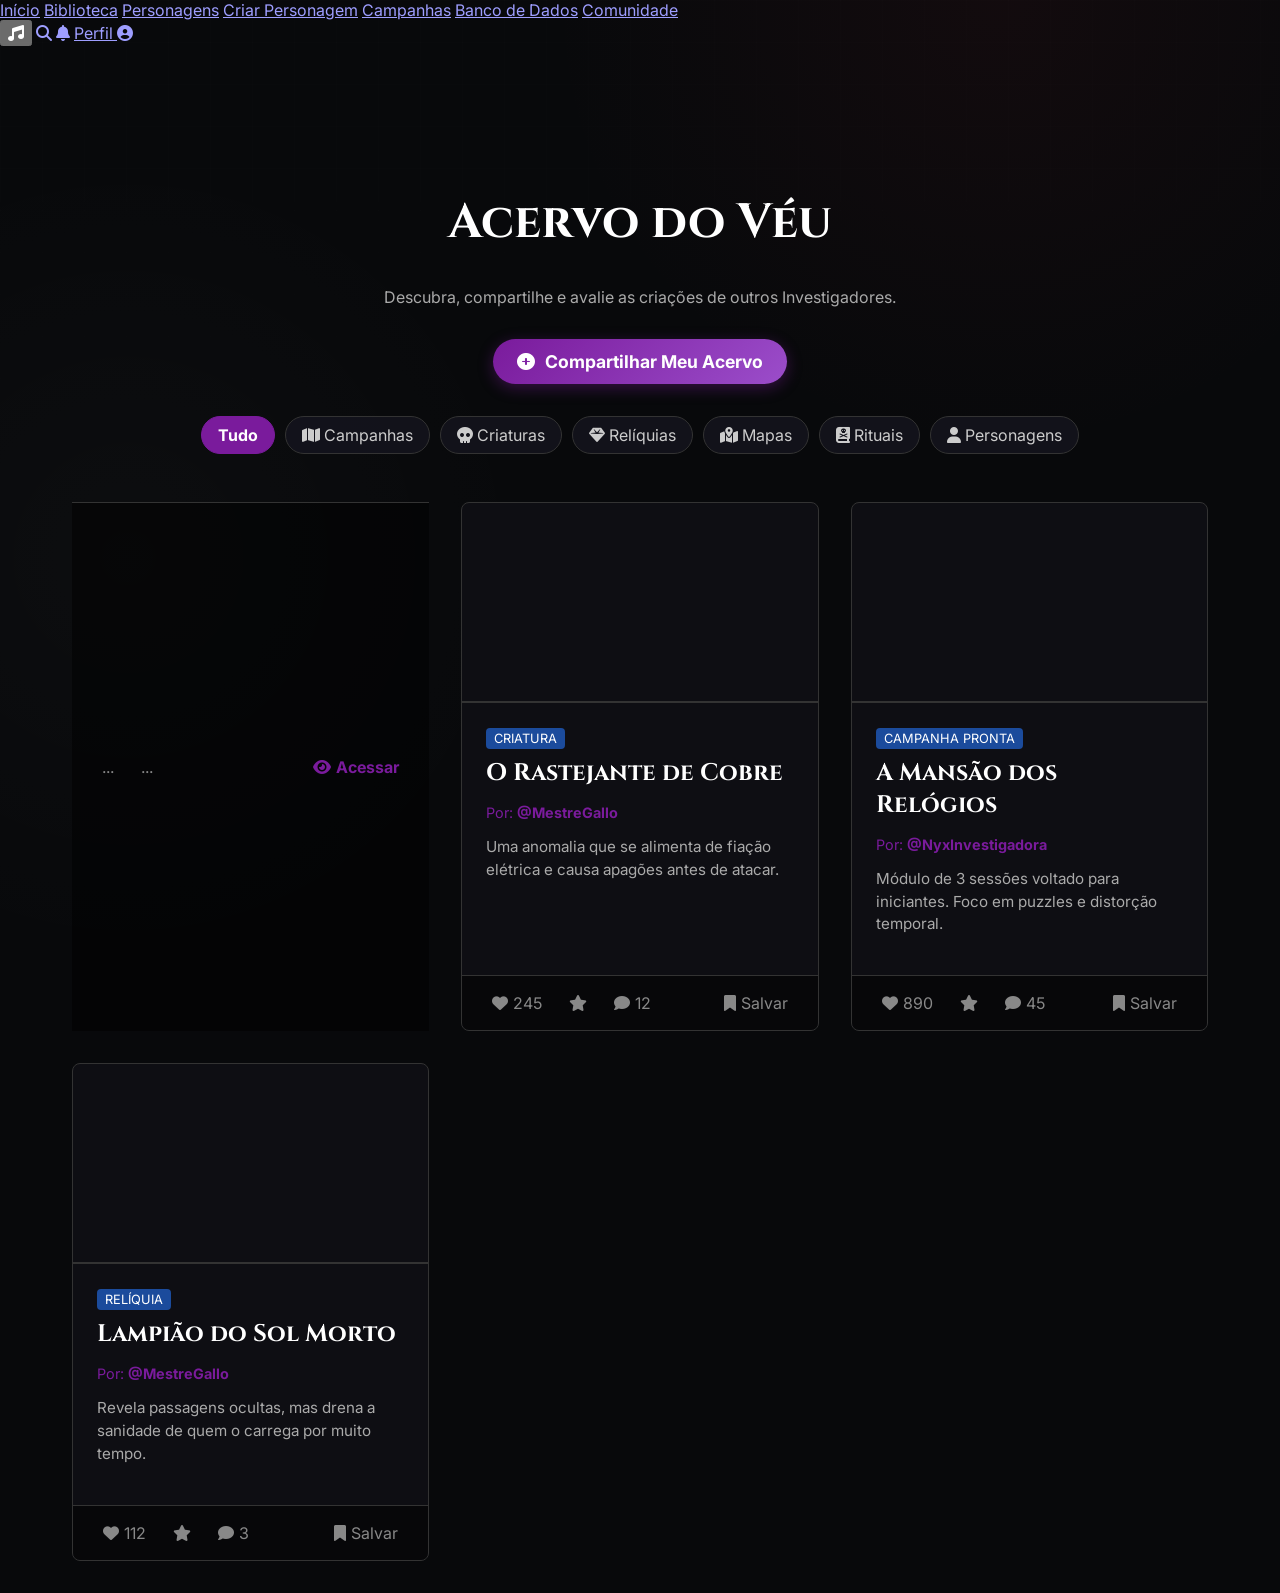
<file: Comunidade.html>
<!DOCTYPE html>
<html lang="pt-BR">
<head>
    <meta charset="UTF-8">
    <meta name="viewport" content="width=device-width, initial-scale=1.0">
    <title>Comunidade - AMESTIA</title>
    <link rel="stylesheet" href="style.css">
    <link rel="stylesheet" href="comunidade.css">
    <link href="https://fonts.googleapis.com/css2?family=Cinzel:wght@400;700;900&family=Inter:wght@300;400;600&display=swap" rel="stylesheet">
    <link rel="stylesheet" href="https://cdnjs.cloudflare.com/ajax/libs/font-awesome/6.4.0/css/all.min.css">
</head>
<body>
    <!-- MENU 100% CONECTADO -->
    <nav class="navbar">
        <div class="nav-left">
            <a href="index.html">Início</a>
            <a href="Biblioteca.html">Biblioteca</a>
            <a href="perfil.html">Personagens</a>
            <a href="Criador.html">Criar Personagem</a>
            <a href="Campanhas.html">Campanhas</a>
            <a href="BancoDeDados.html">Banco de Dados</a>
            <a href="Comunidade.html" class="active">Comunidade</a>
        </div>
        <div class="nav-right">
            <button id="audioToggle" title="Mutar/Desmutar Música"><i class="fas fa-music"></i></button>
            <a href="#"><i class="fas fa-search"></i></a>
            <a href="#"><i class="fas fa-bell"></i></a>
            <a href="perfil.html" class="profile-link">Perfil <i class="fas fa-user-circle"></i></a>
        </div>
    </nav>

    <main class="comm-container">
        <!-- Cabeçalho e Filtros -->
        <header class="comm-header">
            <h1 class="comm-title">Acervo do Véu</h1>
            <p class="comm-subtitle">Descubra, compartilhe e avalie as criações de outros Investigadores.</p>
            
            <button id="btnPublicar" class="publish-btn" onclick="iniciarPublicacao()">
        <i class="fas fa-plus-circle"></i> Compartilhar Meu Acervo
    </button>
</div>
    
            <div class="filter-bar">
                <button class="filter-btn active" onclick="filtrarFeed('tudo')">Tudo</button>
                <button class="filter-btn" onclick="filtrarFeed('campanha')"><i class="fas fa-map"></i> Campanhas</button>
                <button class="filter-btn" onclick="filtrarFeed('criatura')"><i class="fas fa-skull"></i> Criaturas</button>
                <button class="filter-btn" onclick="filtrarFeed('reliquia')"><i class="fas fa-gem"></i> Relíquias</button>
                <button class="filter-btn" onclick="filtrarFeed('mapa')"><i class="fas fa-map-marked-alt"></i> Mapas</button>
                <button class="filter-btn" onclick="filtrarFeed('ritual')"><i class="fas fa-book-dead"></i> Rituais</button>
                <button class="filter-btn" onclick="filtrarFeed('personagem')"><i class="fas fa-user"></i> Personagens</button>
            </div>
        </header>

        <!-- Feed da Comunidade -->
        <section class="feed-grid" id="feedContainer">
            
            <div class="post-actions">
    <div class="action-group">
        <button class="action-btn like-btn" onclick="toggleInteracao(this, 'like')">...</button>
        <button class="action-btn save-btn" onclick="toggleInteracao(this, 'save')">...</button>
    </div>
    
    <!-- Novo Botão para Acessar/Ver o Acervo -->
    <button class="action-btn view-btn" onclick="abrirAcervo('id_do_acervo')">
        <i class="fas fa-eye"></i> Acessar
    </button>
</div>

            <!-- Exemplo de Criação 1 -->
            <article class="post-card criatura">
                <div class="post-image" style="background-image: url('https://images.unsplash.com/photo-1509248961158-e54f6934749c?w=500');"></div>
                <div class="post-content">
                    <span class="post-tag">Criatura</span>
                    <h2 class="post-title">O Rastejante de Cobre</h2>
                    <p class="post-author" onclick="abrirPerfilCriador('MestreGallo')">Por: <strong>@MestreGallo</strong></p>
                    <p class="post-desc">Uma anomalia que se alimenta de fiação elétrica e causa apagões antes de atacar.</p>
                </div>
                <div class="post-actions">
                    <div class="action-group">
                        <button class="action-btn like-btn" onclick="toggleInteracao(this, 'like')"><i class="fas fa-heart"></i> <span>245</span></button>
                        <button class="action-btn fav-btn" onclick="toggleInteracao(this, 'fav')"><i class="fas fa-star"></i></button>
                        <button class="action-btn comment-btn"><i class="fas fa-comment"></i> 12</button>
                    </div>
                    <button class="action-btn save-btn" onclick="toggleInteracao(this, 'save')"><i class="fas fa-bookmark"></i> Salvar</button>
                </div>
            </article>

            <!-- Exemplo de Criação 2 -->
            <article class="post-card campanha">
                <div class="post-image" style="background-image: url('https://images.unsplash.com/photo-1519074069444-1ba4fff66d16?w=500');"></div>
                <div class="post-content">
                    <span class="post-tag">Campanha Pronta</span>
                    <h2 class="post-title">A Mansão dos Relógios</h2>
                    <p class="post-author" onclick="abrirPerfilCriador('NyxInvestigadora')">Por: <strong>@NyxInvestigadora</strong></p>
                    <p class="post-desc">Módulo de 3 sessões voltado para iniciantes. Foco em puzzles e distorção temporal.</p>
                </div>
                <div class="post-actions">
                    <div class="action-group">
                        <button class="action-btn like-btn" onclick="toggleInteracao(this, 'like')"><i class="fas fa-heart"></i> <span>890</span></button>
                        <button class="action-btn fav-btn" onclick="toggleInteracao(this, 'fav')"><i class="fas fa-star"></i></button>
                        <button class="action-btn comment-btn"><i class="fas fa-comment"></i> 45</button>
                    </div>
                    <button class="action-btn save-btn" onclick="toggleInteracao(this, 'save')"><i class="fas fa-bookmark"></i> Salvar</button>
                </div>
            </article>
            
            <!-- Exemplo de Criação 3 -->
            <article class="post-card reliquia">
                <div class="post-image" style="background-image: url('https://images.unsplash.com/photo-1590059530491-d28c310469b8?w=500');"></div>
                <div class="post-content">
                    <span class="post-tag">Relíquia</span>
                    <h2 class="post-title">Lampião do Sol Morto</h2>
                    <p class="post-author" onclick="abrirPerfilCriador('MestreGallo')">Por: <strong>@MestreGallo</strong></p>
                    <p class="post-desc">Revela passagens ocultas, mas drena a sanidade de quem o carrega por muito tempo.</p>
                </div>
                <div class="post-actions">
                    <div class="action-group">
                        <button class="action-btn like-btn" onclick="toggleInteracao(this, 'like')"><i class="fas fa-heart"></i> <span>112</span></button>
                        <button class="action-btn fav-btn" onclick="toggleInteracao(this, 'fav')"><i class="fas fa-star"></i></button>
                        <button class="action-btn comment-btn"><i class="fas fa-comment"></i> 3</button>
                    </div>
                    <button class="action-btn save-btn" onclick="toggleInteracao(this, 'save')"><i class="fas fa-bookmark"></i> Salvar</button>
                </div>
            </article>
        </section>

    </main>

    <!-- PAINEL (MODAL) DO PERFIL DO CRIADOR -->
    <div id="creatorProfileModal" class="modal-overlay">
        <div class="creator-card">
            <button class="close-btn" onclick="fecharPerfilCriador()"><i class="fas fa-times"></i></button>
            
            <div class="creator-header">
                <i class="fas fa-user-circle creator-avatar"></i>
                <div>
                    <h2 id="modalCreatorName">@MestreGallo</h2>
                    <button class="btn-follow" onclick="toggleFollow(this)">Seguir</button>
                </div>
            </div>

            <div class="creator-stats">
                <div class="stat-box">
                    <strong>15</strong>
                    <span>Criações</span>
                </div>
                <div class="stat-box">
                    <strong>3.2k</strong>
                    <span>Downloads</span>
                </div>
                <div class="stat-box">
                    <strong id="modalFollowerCount">840</strong>
                    <span>Seguidores</span>
                </div>
            </div>

            <div class="creator-achievements">
                <h3>Conquistas</h3>
                <div class="badges-container">
                    <div class="badge" title="Forjador Ancião: Conta com mais de 1 ano"><i class="fas fa-hammer"></i></div>
                    <div class="badge gold" title="Ouro da Comunidade: Item com mais de 1000 likes"><i class="fas fa-crown"></i></div>
                    <div class="badge purple" title="Arquiteto de Pesadelos: 5+ Campanhas publicadas"><i class="fas fa-brain"></i></div>
                </div>
            </div>
            
<!-- MODAL DE PUBLICAÇÃO -->
<div id="publishModal" class="modal-overlay">
    <div class="creator-card" style="max-width: 600px;">
        <button class="close-btn" onclick="fecharModalPublicacao()"><i class="fas fa-times"></i></button>
        <div class="creator-header" style="margin-bottom: 1rem;">
            <h2><i class="fas fa-book-open"></i> Nova Publicação</h2>
        </div>
        <form id="formPublicacao">
            <div class="form-group" style="margin-bottom: 15px;">
                <label style="color: #ccc; display: block; margin-bottom: 5px;">Título da Obra</label>
                <input type="text" id="pubTitulo" required style="width: 100%; padding: 10px; background: #111; border: 1px solid #333; color: #fff; border-radius: 4px;">
            </div>
            <div class="form-group" style="margin-bottom: 15px;">
                <label style="color: #ccc; display: block; margin-bottom: 5px;">Categoria</label>
                <select id="pubCategoria" required style="width: 100%; padding: 10px; background: #111; border: 1px solid #333; color: #fff; border-radius: 4px;">
                    <option value="campanha">Campanha</option>
                    <option value="criatura">Criatura</option>
                    <option value="reliquia">Relíquia</option>
                    <option value="mapa">Mapa</option>
                    <option value="ritual">Ritual</option>
                    <option value="personagem">Personagem</option>
                </select>
            </div>
            <div class="form-group" style="margin-bottom: 15px;">
                <label style="color: #ccc; display: block; margin-bottom: 5px;">URL da Imagem de Capa</label>
                <input type="url" id="pubImg" placeholder="https://exemplo.com/imagem.jpg" required style="width: 100%; padding: 10px; background: #111; border: 1px solid #333; color: #fff; border-radius: 4px;">
            </div>
            <div class="form-group" style="margin-bottom: 25px;">
                <label style="color: #ccc; display: block; margin-bottom: 5px;">Descrição</label>
                <textarea id="pubDesc" rows="3" required style="width: 100%; padding: 10px; background: #111; border: 1px solid #333; color: #fff; border-radius: 4px; resize: vertical;"></textarea>
            </div>
            <button type="submit" class="btn-follow" style="width: 100%; font-size: 1.1rem; padding: 12px;">Publicar no Acervo</button>
        </form>
    </div>
</div>

    <script src="comunidade.js"></script>
    <script src="comunidade.js"></script>
</body>
</html>
</file>
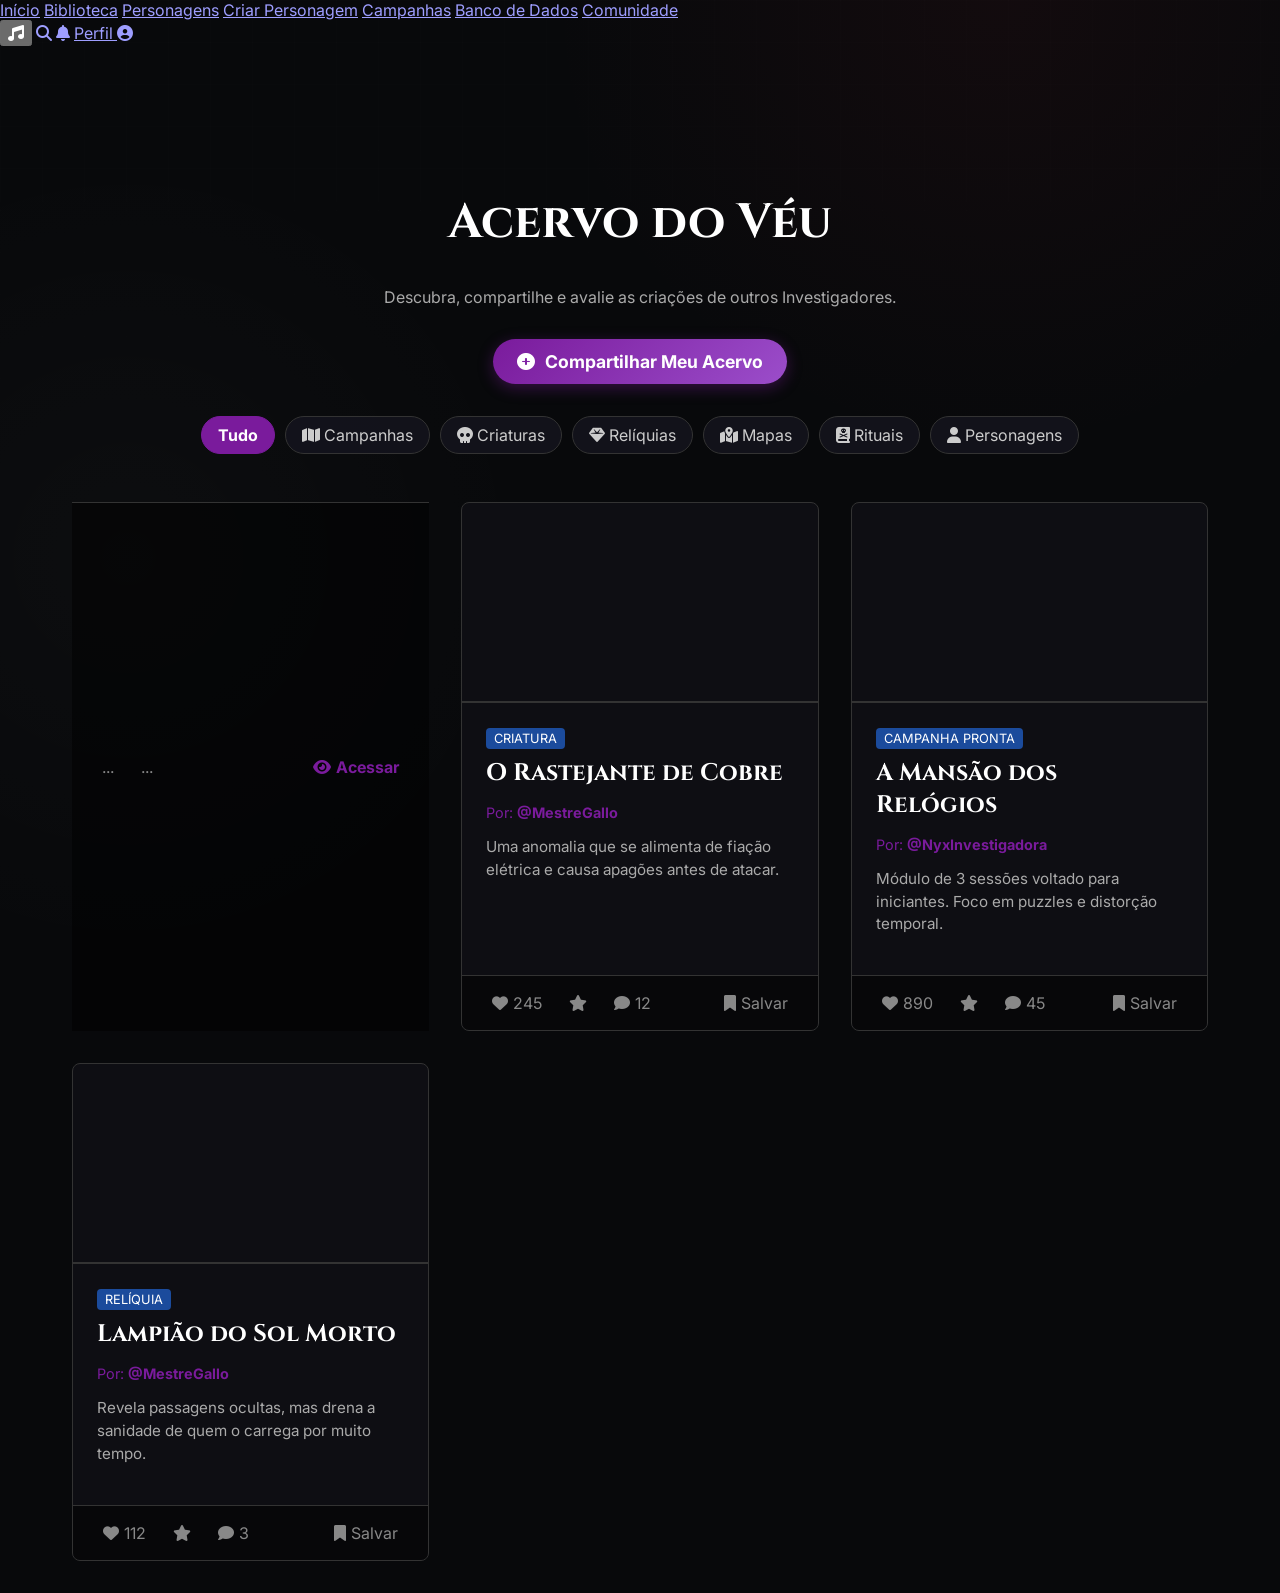
<file: comunidade.html>
<!DOCTYPE html>
<html lang="pt-BR">
<head>
    <meta charset="UTF-8">
    <meta name="viewport" content="width=device-width, initial-scale=1.0">
    <title>Comunidade - AMESTIA</title>
    <link rel="stylesheet" href="style.css">
    <link rel="stylesheet" href="comunidade.css">
    <link href="https://fonts.googleapis.com/css2?family=Cinzel:wght@400;700;900&family=Inter:wght@300;400;600&display=swap" rel="stylesheet">
    <link rel="stylesheet" href="https://cdnjs.cloudflare.com/ajax/libs/font-awesome/6.4.0/css/all.min.css">
</head>
<body>
    <!-- MENU 100% CONECTADO -->
    <nav class="navbar">
        <div class="nav-left">
            <a href="index.html" data-lang="nav_inicio">Início</a>
            <a href="biblioteca.html" data-lang="nav_biblioteca">Biblioteca</a>
            <a href="perfil.html" data-lang="nav_personagens">Personagens</a>
            <a href="criador.html" data-lang="nav_criar">Criar Personagem</a>
            <a href="campanhas.html" data-lang="nav_campanhas">Campanhas</a>
            <a href="bancodedados.html" data-lang="nav_banco">Banco de Dados</a>
            <a href="comunidade.html" data-lang="nav_comunidade">Comunidade</a>
        </div>
        
        <!-- O bloco nav-right abaixo só precisa existir nas páginas que têm a busca, sino de notificação e o toggle de música, como o seu index.html. -->
        <div class="nav-right">
            <button id="audioToggle" title="Mutar/Desmutar Música"><i class="fas fa-music"></i></button>
            <a href="#"><i class="fas fa-search"></i></a>
            <a href="#"><i class="fas fa-bell"></i></a>
            <a href="usuario.html" class="profile-link" id="nav-profile-link">Perfil <i class="fas fa-user-circle"></i></a>
        </div>
    </nav>

    <main class="comm-container">
        <!-- Cabeçalho e Filtros -->
        <header class="comm-header">
            <h1 class="comm-title">Acervo do Véu</h1>
            <p class="comm-subtitle">Descubra, compartilhe e avalie as criações de outros Investigadores.</p>
            
            <button id="btnPublicar" class="publish-btn" onclick="iniciarPublicacao()">
        <i class="fas fa-plus-circle"></i> Compartilhar Meu Acervo
    </button>
</div>
    
            <div class="filter-bar">
                <button class="filter-btn active" onclick="filtrarFeed('tudo')">Tudo</button>
                <button class="filter-btn" onclick="filtrarFeed('campanha')"><i class="fas fa-map"></i> Campanhas</button>
                <button class="filter-btn" onclick="filtrarFeed('criatura')"><i class="fas fa-skull"></i> Criaturas</button>
                <button class="filter-btn" onclick="filtrarFeed('reliquia')"><i class="fas fa-gem"></i> Relíquias</button>
                <button class="filter-btn" onclick="filtrarFeed('mapa')"><i class="fas fa-map-marked-alt"></i> Mapas</button>
                <button class="filter-btn" onclick="filtrarFeed('ritual')"><i class="fas fa-book-dead"></i> Rituais</button>
                <button class="filter-btn" onclick="filtrarFeed('personagem')"><i class="fas fa-user"></i> Personagens</button>
            </div>
        </header>

        <!-- Feed da Comunidade -->
        <section class="feed-grid" id="feedContainer">
            
            <div class="post-actions">
    <div class="action-group">
        <button class="action-btn like-btn" onclick="toggleInteracao(this, 'like')">...</button>
        <button class="action-btn save-btn" onclick="toggleInteracao(this, 'save')">...</button>
    </div>
    
    <!-- Novo Botão para Acessar/Ver o Acervo -->
    <button class="action-btn view-btn" onclick="abrirAcervo('id_do_acervo')">
        <i class="fas fa-eye"></i> Acessar
    </button>
</div>

            <!-- Exemplo de Criação 1 -->
            <article class="post-card criatura">
                <div class="post-image" style="background-image: url('https://images.unsplash.com/photo-1509248961158-e54f6934749c?w=500');"></div>
                <div class="post-content">
                    <span class="post-tag">Criatura</span>
                    <h2 class="post-title">O Rastejante de Cobre</h2>
                    <p class="post-author" onclick="abrirPerfilCriador('MestreGallo')">Por: <strong>@MestreGallo</strong></p>
                    <p class="post-desc">Uma anomalia que se alimenta de fiação elétrica e causa apagões antes de atacar.</p>
                </div>
                <div class="post-actions">
                    <div class="action-group">
                        <button class="action-btn like-btn" onclick="toggleInteracao(this, 'like')"><i class="fas fa-heart"></i> <span>245</span></button>
                        <button class="action-btn fav-btn" onclick="toggleInteracao(this, 'fav')"><i class="fas fa-star"></i></button>
                        <button class="action-btn comment-btn"><i class="fas fa-comment"></i> 12</button>
                    </div>
                    <button class="action-btn save-btn" onclick="toggleInteracao(this, 'save')"><i class="fas fa-bookmark"></i> Salvar</button>
                </div>
            </article>

            <!-- Exemplo de Criação 2 -->
            <article class="post-card campanha">
                <div class="post-image" style="background-image: url('https://images.unsplash.com/photo-1519074069444-1ba4fff66d16?w=500');"></div>
                <div class="post-content">
                    <span class="post-tag">Campanha Pronta</span>
                    <h2 class="post-title">A Mansão dos Relógios</h2>
                    <p class="post-author" onclick="abrirPerfilCriador('NyxInvestigadora')">Por: <strong>@NyxInvestigadora</strong></p>
                    <p class="post-desc">Módulo de 3 sessões voltado para iniciantes. Foco em puzzles e distorção temporal.</p>
                </div>
                <div class="post-actions">
                    <div class="action-group">
                        <button class="action-btn like-btn" onclick="toggleInteracao(this, 'like')"><i class="fas fa-heart"></i> <span>890</span></button>
                        <button class="action-btn fav-btn" onclick="toggleInteracao(this, 'fav')"><i class="fas fa-star"></i></button>
                        <button class="action-btn comment-btn"><i class="fas fa-comment"></i> 45</button>
                    </div>
                    <button class="action-btn save-btn" onclick="toggleInteracao(this, 'save')"><i class="fas fa-bookmark"></i> Salvar</button>
                </div>
            </article>
            
            <!-- Exemplo de Criação 3 -->
            <article class="post-card reliquia">
                <div class="post-image" style="background-image: url('https://images.unsplash.com/photo-1590059530491-d28c310469b8?w=500');"></div>
                <div class="post-content">
                    <span class="post-tag">Relíquia</span>
                    <h2 class="post-title">Lampião do Sol Morto</h2>
                    <p class="post-author" onclick="abrirPerfilCriador('MestreGallo')">Por: <strong>@MestreGallo</strong></p>
                    <p class="post-desc">Revela passagens ocultas, mas drena a sanidade de quem o carrega por muito tempo.</p>
                </div>
                <div class="post-actions">
                    <div class="action-group">
                        <button class="action-btn like-btn" onclick="toggleInteracao(this, 'like')"><i class="fas fa-heart"></i> <span>112</span></button>
                        <button class="action-btn fav-btn" onclick="toggleInteracao(this, 'fav')"><i class="fas fa-star"></i></button>
                        <button class="action-btn comment-btn"><i class="fas fa-comment"></i> 3</button>
                    </div>
                    <button class="action-btn save-btn" onclick="toggleInteracao(this, 'save')"><i class="fas fa-bookmark"></i> Salvar</button>
                </div>
            </article>
        </section>

    </main>

    <!-- PAINEL (MODAL) DO PERFIL DO CRIADOR -->
    <div id="creatorProfileModal" class="modal-overlay">
        <div class="creator-card">
            <button class="close-btn" onclick="fecharPerfilCriador()"><i class="fas fa-times"></i></button>
            
            <div class="creator-header">
                <i class="fas fa-user-circle creator-avatar"></i>
                <div>
                    <h2 id="modalCreatorName">@MestreGallo</h2>
                    <button class="btn-follow" onclick="toggleFollow(this)">Seguir</button>
                </div>
            </div>

            <div class="creator-stats">
                <div class="stat-box">
                    <strong>15</strong>
                    <span>Criações</span>
                </div>
                <div class="stat-box">
                    <strong>3.2k</strong>
                    <span>Downloads</span>
                </div>
                <div class="stat-box">
                    <strong id="modalFollowerCount">840</strong>
                    <span>Seguidores</span>
                </div>
            </div>

            <div class="creator-achievements">
                <h3>Conquistas</h3>
                <div class="badges-container">
                    <div class="badge" title="Forjador Ancião: Conta com mais de 1 ano"><i class="fas fa-hammer"></i></div>
                    <div class="badge gold" title="Ouro da Comunidade: Item com mais de 1000 likes"><i class="fas fa-crown"></i></div>
                    <div class="badge purple" title="Arquiteto de Pesadelos: 5+ Campanhas publicadas"><i class="fas fa-brain"></i></div>
                </div>
            </div>
            
<!-- MODAL DE PUBLICAÇÃO -->
<div id="publishModal" class="modal-overlay">
    <div class="creator-card" style="max-width: 600px;">
        <button class="close-btn" onclick="fecharModalPublicacao()"><i class="fas fa-times"></i></button>
        <div class="creator-header" style="margin-bottom: 1rem;">
            <h2><i class="fas fa-book-open"></i> Nova Publicação</h2>
        </div>
        <form id="formPublicacao">
            <div class="form-group" style="margin-bottom: 15px;">
                <label style="color: #ccc; display: block; margin-bottom: 5px;">Título da Obra</label>
                <input type="text" id="pubTitulo" required style="width: 100%; padding: 10px; background: #111; border: 1px solid #333; color: #fff; border-radius: 4px;">
            </div>
            <div class="form-group" style="margin-bottom: 15px;">
                <label style="color: #ccc; display: block; margin-bottom: 5px;">Categoria</label>
                <select id="pubCategoria" required style="width: 100%; padding: 10px; background: #111; border: 1px solid #333; color: #fff; border-radius: 4px;">
                    <option value="campanha">Campanha</option>
                    <option value="criatura">Criatura</option>
                    <option value="reliquia">Relíquia</option>
                    <option value="mapa">Mapa</option>
                    <option value="ritual">Ritual</option>
                    <option value="personagem">Personagem</option>
                </select>
            </div>
            <div class="form-group" style="margin-bottom: 15px;">
                <label style="color: #ccc; display: block; margin-bottom: 5px;">URL da Imagem de Capa</label>
                <input type="url" id="pubImg" placeholder="https://exemplo.com/imagem.jpg" required style="width: 100%; padding: 10px; background: #111; border: 1px solid #333; color: #fff; border-radius: 4px;">
            </div>
            <div class="form-group" style="margin-bottom: 25px;">
                <label style="color: #ccc; display: block; margin-bottom: 5px;">Descrição</label>
                <textarea id="pubDesc" rows="3" required style="width: 100%; padding: 10px; background: #111; border: 1px solid #333; color: #fff; border-radius: 4px; resize: vertical;"></textarea>
            </div>
            <button type="submit" class="btn-follow" style="width: 100%; font-size: 1.1rem; padding: 12px;">Publicar no Acervo</button>
        </form>
    </div>
</div>

    <script src="comunidade.js"></script>
    <script src="comunidade.js"></script>
</body>
</html>
</file>
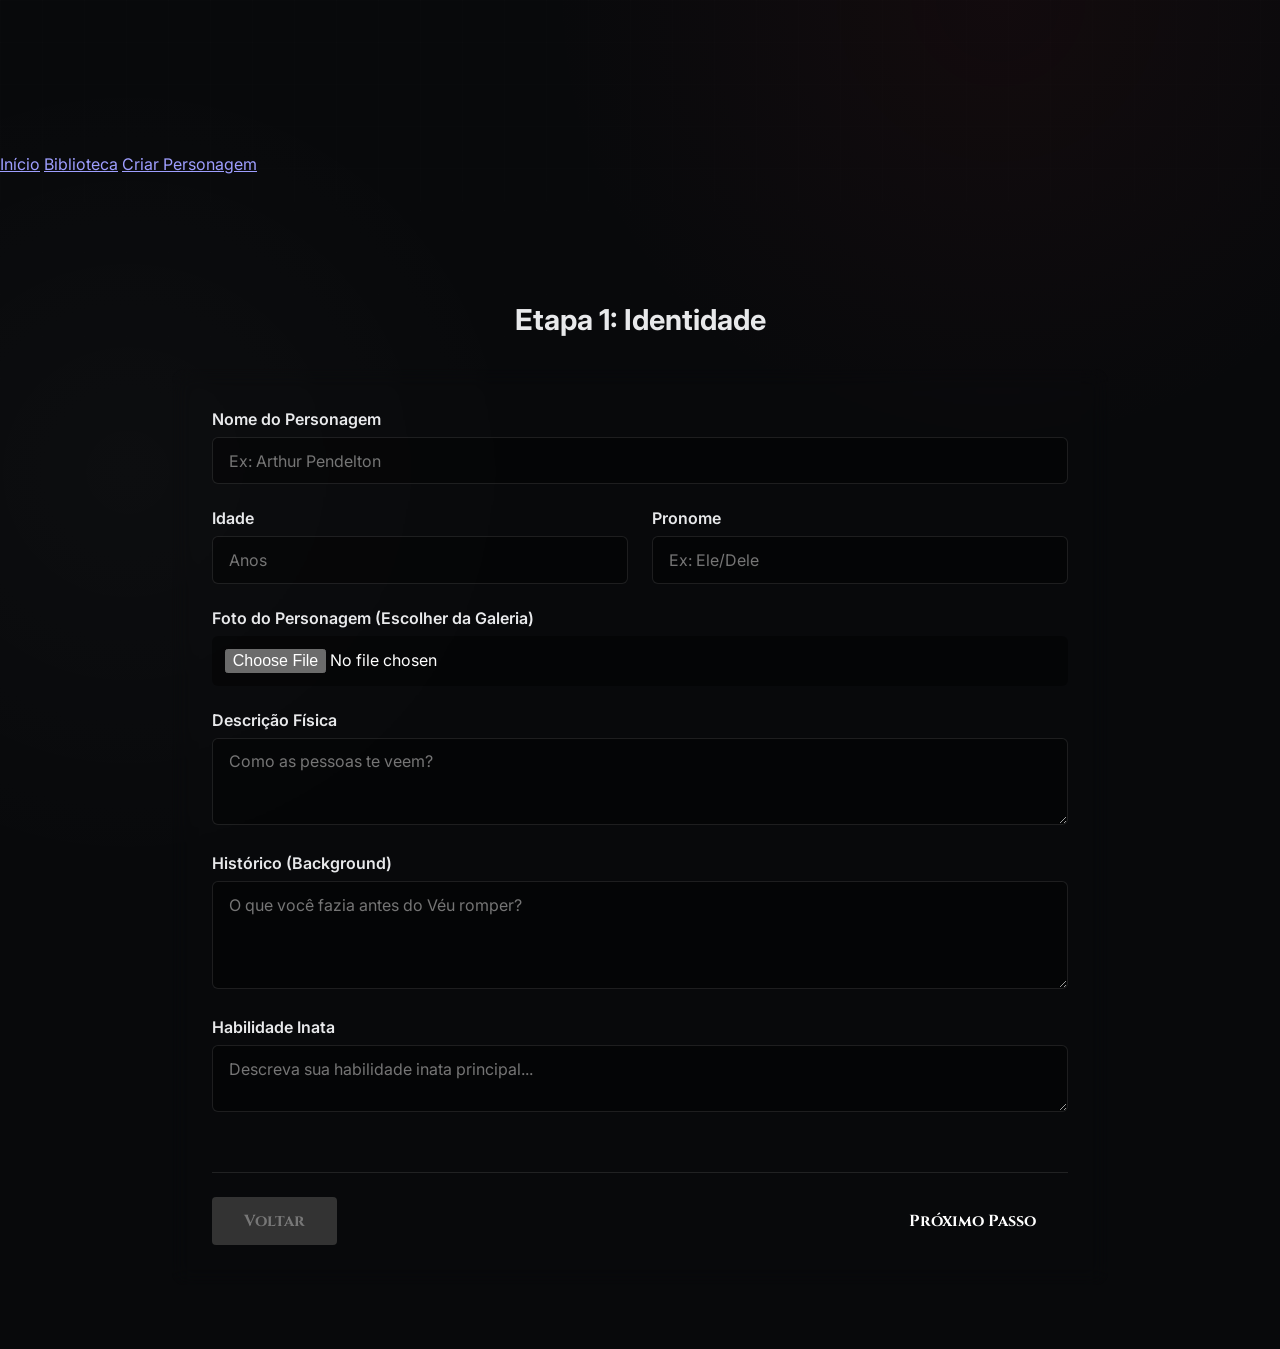
<file: Criador.html>
<!DOCTYPE html>
<html lang="pt-BR">
<head>
    <meta charset="UTF-8">
    <meta name="viewport" content="width=device-width, initial-scale=1.0">
    <title>Criador de Personagem - AMESTIA</title>
    <link rel="stylesheet" href="style.css"> <link rel="stylesheet" href="criador.css"> <link href="https://fonts.googleapis.com/css2?family=Cinzel:wght@400;700;900&family=Inter:wght@300;400;600&display=swap" rel="stylesheet">
    <link rel="stylesheet" href="https://cdnjs.cloudflare.com/ajax/libs/font-awesome/6.4.0/css/all.min.css">
</head>
<body>
    <canvas id="particleCanvas"></canvas>

    <nav class="navbar">
        <div class="nav-left">
            <a href="index.html">Início</a>
            <a href="biblioteca.html">Biblioteca</a>
            <a href="criador.html" class="active">Criar Personagem</a>
        </div>
    </nav>

    <div class="creator-container">
        <div class="progress-container">
            <div class="progress-bar" id="progressBar"></div>
            <h2 id="stepTitle">Etapa 1: Identidade</h2>
        </div>

        <div class="creator-box">
<!-- ETAPA 1: IDENTIDADE -->
<div class="step-content active" id="step1">
    <div class="form-group">
        <label>Nome do Personagem</label>
        <input type="text" id="charName" placeholder="Ex: Arthur Pendelton">
    </div>
    
    <div class="form-row">
        <div class="form-group">
            <label>Idade</label>
            <input type="number" id="charAge" placeholder="Anos">
        </div>
        <div class="form-group">
            <label>Pronome</label>
            <input type="text" id="charPronoun" placeholder="Ex: Ele/Dele">
        </div>
    </div>

    <div class="form-group">
        <label>Foto do Personagem (Escolher da Galeria)</label>
        <input type="file" id="charImageFile" accept="image/*" style="background: rgba(0,0,0,0.4); padding: 0.8rem; border-radius: 6px; width: 100%; color: #fff;">
        <input type="hidden" id="charImageBase64">
        <div id="imagePreview" style="margin-top: 15px; text-align: center;"></div>
    </div>

    <div class="form-group">
        <label>Descrição Física</label>
        <textarea id="charDesc" rows="3" placeholder="Como as pessoas te veem?"></textarea>
    </div>
    
    <div class="form-group">
        <label>Histórico (Background)</label>
        <textarea id="charHistory" rows="4" placeholder="O que você fazia antes do Véu romper?"></textarea>
    </div>
    
    <!-- NOVO CAMPO: Habilidade Inata -->
    <div class="form-group">
        <label>Habilidade Inata</label>
        <textarea id="charInnate" rows="2" placeholder="Descreva sua habilidade inata principal..."></textarea>
    </div>
</div> 

            <div class="step-content" id="step2">
                <div class="selection-grid" id="raceGrid">
                    </div>
                <div class="details-panel" id="raceDetails">
                    <h3 id="raceName">Selecione uma Origem/Raça</h3>
                    <p id="raceLore">A história da raça aparecerá aqui.</p>
                    <div class="traits-box">
                        <h4>Traços & Vantagens</h4>
                        <ul id="raceTraits"></ul>
                    </div>
                </div>
            </div>

<div class="step-content" id="step3">
    <div class="attributes-layout">
<div class="attributes-inputs">
    <div class="attr-row">
        <label>Proeza</label>
        <input type="number" class="attr-input" id="attrProeza" value="1" min="0" max="10">
    </div>
    <div class="attr-row">
        <label>Percepção</label>
        <input type="number" class="attr-input" id="attrPercepcao" value="1" min="0" max="10">
    </div>
    <div class="attr-row">
        <label>Cognição</label>
        <input type="number" class="attr-input" id="attrCognicao" value="1" min="0" max="10">
    </div>
    <div class="attr-row">
        <label>Influência</label>
        <input type="number" class="attr-input" id="attrInfluencia" value="1" min="0" max="10">
    </div>
    <div class="attr-row" style="border-left: 3px solid var(--accent-purple);">
        <label>Âncora</label>
        <input type="number" class="attr-input" id="attrAncora" value="1" min="0" max="10">
    </div>
</div>

                    
                    <div class="derived-stats">
                        <div class="stat-box"><i class="fas fa-heart"></i> Vitalidade: <span id="statVit">15</span></div>
                        <div class="stat-box"><i class="fas fa-brain"></i> Sanidade: <span id="statSan">15</span></div>
                        <div class="stat-box"><i class="fas fa-bolt"></i> Fluxo: <span id="statFlux">3</span></div>
                        <div class="stat-box"><i class="fas fa-box-open"></i> Slots: <span id="statSlots">3</span></div>
                    </div>
                </div>
            </div>

            <div class="step-content" id="step4">
                <div class="selection-grid" id="jobGrid"></div>
                <div class="details-panel" id="jobDetails">
                    <h3 id="jobName">Selecione uma Ocupação</h3>
                    <p id="jobDesc">-</p>
                    <p><strong>Competência Absoluta:</strong> <span id="jobAbs">Nenhuma</span></p>
                </div>
            </div>

<!-- ETAPA 5: PERÍCIAS -->
<div class="step-content" id="step5">
    <p class="step-desc">Escolha até <span id="maxSkillsNum">4</span> perícias da lista abaixo (Baseado na sua ocupação).</p>
    <div class="skills-grid" id="skillsGrid">
        <!-- Físicas -->
        <label><input type="checkbox" class="skill-cb" value="Atletismo"> Atletismo</label>
        <label><input type="checkbox" class="skill-cb" value="Combate Corporal"> Combate Corporal</label>
        <label><input type="checkbox" class="skill-cb" value="Furtividade"> Furtividade</label>
        <label><input type="checkbox" class="skill-cb" value="Pontaria"> Pontaria</label>
        <label><input type="checkbox" class="skill-cb" value="Sobrevivência"> Sobrevivência</label>

        <!-- Mentais -->
        <label><input type="checkbox" class="skill-cb" value="Criptografia e Códigos"> Criptografia e Códigos</label>
        <label><input type="checkbox" class="skill-cb" value="Investigação de Campo"> Investigação de Campo</label>
        <label><input type="checkbox" class="skill-cb" value="Mecânica e Ofícios"> Mecânica e Ofícios</label>
        <label><input type="checkbox" class="skill-cb" value="Medicina de Emergência"> Medicina de Emergência</label>
        <label><input type="checkbox" class="skill-cb" value="Tecnologia e Redes"> Tecnologia e Redes</label>

        <!-- Social -->
        <label><input type="checkbox" class="skill-cb" value="Intimidação"> Intimidação</label>
        <label><input type="checkbox" class="skill-cb" value="Intuição"> Intuição</label>
        <label><input type="checkbox" class="skill-cb" value="Persuasão"> Persuasão</label>

        <!-- Místicos -->
        <label><input type="checkbox" class="skill-cb" value="Ciências Ocultas"> Ciencias Ocultas</label>
        <label><input type="checkbox" class="skill-cb" value="Linguística"> Linguística</label>
        <label><input type="checkbox" class="skill-cb" value="Contato com o Véu"> Contato com o Véu</label>
        <label><input type="checkbox" class="skill-cb" value="Resistência Mental"> Resistência Mental</label>
    </div>
</div> <!-- Etapa 5 fechada com sucesso -->

<!-- ETAPA 6: CONSTELAÇÃO -->
<div class="step-content" id="step6">
    <h3>Escolha sua Constelação</h3>
    <p>A constelação que rege o seu investigador define a natureza do seu trauma e a fonte do seu poder.</p>
    
    <div class="constellation-grid" id="constellationGrid">
        <!-- Gerado dinamicamente pelo JS -->
    </div>
    
    <div id="constellationDetails" class="details-panel">
        <h4 id="constName">Selecione uma Constelação</h4>
        <p id="constLore"></p>
    </div>
</div> 

            <div class="step-content" id="step7">
                <div class="selection-grid" id="pathGrid"></div>
                <div class="details-panel" id="pathDetails">
                    <h3 id="pathName">Escolha seu Caminho</h3>
                    <p id="pathLore">-</p>
                    <div class="path-stats">
                        <p><strong>Dificuldade:</strong> <span id="pathDiff">-</span></p>
                        <p><strong>Estilo:</strong> <span id="pathStyle">-</span></p>
                    </div>
                </div>
            </div>

            <div class="step-content" id="step8">
                <p class="step-desc">O que te prende à realidade? Defina suas âncoras para resistir ao Akedonte.</p>
                <div class="form-group">
                    <label><i class="fas fa-user"></i> Pessoa Importante</label>
                    <input type="text" id="anchorPerson" placeholder="Ex: Minha irmã mais nova">
                </div>
                <div class="form-group">
                    <label><i class="fas fa-map-marker-alt"></i> Lugar Seguro</label>
                    <input type="text" id="anchorPlace" placeholder="Ex: O antigo farol da cidade">
                </div>
                <div class="form-group">
                    <label><i class="fas fa-gem"></i> Objeto de Valor</label>
                    <input type="text" id="anchorObject" placeholder="Ex: O relógio quebrado de bolso">
                </div>
            </div>

            <div class="step-content" id="step9">
                <div class="summary-box">
                    <div class="summary-header">
                        <h2 id="finalName">Nome do Personagem</h2>
                        <p><span id="finalRace">Raça</span> | <span id="finalJob">Ocupação</span> | <span id="finalPath">Caminho</span></p>
                    </div>
                    <div class="summary-body">
                        <p>Tudo pronto para adentrar o Véu. Revise seus dados ou volte para alterar.</p>
                    </div>
                </div>
                <div class="export-buttons">
                    <button class="btn-secondary" id="btnExportPDF"><i class="fas fa-file-pdf"></i> Exportar PDF</button>
                    <button class="btn-primary" id="btnSave" onclick="salvarNovoPersonagem()"><i class="fas fa-save"></i> Salvar e Jogar</button>
                </div>
            </div>

            <div class="creator-footer">
                <button id="btnPrev" class="btn-nav" disabled>Voltar</button>
                <button id="btnNext" class="btn-nav">Próximo Passo</button>
            </div>
        </div>
    </div>

    <script src="script.js"></script>
    <script src="criador.js"></script>

<script>
function salvarNovoPersonagem() {
    const racaSelected = document.querySelector('#raceGrid .selected');
    const jobSelected = document.querySelector('#jobGrid .selected');
    const pathSelected = document.querySelector('#pathGrid .selected');
    
    // Captura a imagem digitada ou usa uma padrão se estiver vazio
    const imgInput = document.getElementById('charImageBase64').value;
    const imagemFinal = imgInput ? imgInput : "https://images.unsplash.com/photo-1518020382113-a7e8fc38eac9?ixlib=rb-4.0.3&auto=format&fit=crop&w=500&q=60";

    const novoPersonagem = {
        id: Date.now(),
        nome: document.getElementById('charName').value || "Desconhecido",
        imagem: imagemFinal,
        conceito: (racaSelected ? racaSelected.innerText : "Sem Origem") + " | " + (pathSelected ? pathSelected.innerText : "Sem Caminho"),
        grau: 1, 
        ocupacao: jobSelected ? jobSelected.innerText : "Sem Ocupação",
        habilidadeInata: document.getElementById('charInnate').value || "Nenhuma habilidade inata definida.", 
        vitalidade: parseInt(document.getElementById('statVit').innerText) || 15,
        sanidade: parseInt(document.getElementById('statSan').innerText) || 15,
        fluxo: parseInt(document.getElementById('statFlux').innerText) || 10,
        estresse: 0,
        atributos: {
            proeza: document.getElementById('attrProeza').value,
            percepcao: document.getElementById('attrPercepcao').value,
            cognicao: document.getElementById('attrCognicao').value,
            influencia: document.getElementById('attrInfluencia').value,
            ancora: document.getElementById('attrAncora').value
        }
    };

    let bancoDePersonagens = JSON.parse(localStorage.getItem('amestia_personagens')) || [];
    bancoDePersonagens.push(novoPersonagem);
    localStorage.setItem('amestia_personagens', JSON.stringify(bancoDePersonagens));

    alert("Personagem salvo com sucesso!");
    window.location.href = "perfil.html";
}

</script>
</body>
</html>
</file>
<file: style.css>
/* =========================================================
   AMESTIA — INTERFACE // ARQUIVO DO VÉU
   Redesign visual completo
========================================================= */

*,
*::before,
*::after {
    box-sizing: border-box;
}

:root {
    --bg: #08090b;
    --bg-soft: #0d0f12;
    --surface: #111317;
    --surface-2: #15181d;
    --surface-3: #191d23;
    --text: #e8e9eb;
    --muted: #8b9098;
    --muted-2: #626872;
    --line: #292d34;
    --line-soft: #1d2026;
    --accent: #9e2634;
    --accent-bright: #c53b4a;
    --accent-soft: rgba(158, 38, 52, .13);
    --dark: #0b0c0f;
    --max: 1480px;
    --radius: 12px;
    --shadow: 0 18px 50px rgba(0,0,0,.28);
}

html {
    background: var(--bg);
    color-scheme: dark;
    scroll-behavior: smooth;
}

body {
    margin: 0;
    min-height: 100vh;
    background:
        radial-gradient(circle at 78% 0%, rgba(158,38,52,.07), transparent 28rem),
        radial-gradient(circle at 10% 35%, rgba(255,255,255,.018), transparent 26rem),
        var(--bg);
    color: var(--text);
    font-family: Inter, system-ui, sans-serif;
}

body::before {
    content: "";
    position: fixed;
    inset: 0;
    pointer-events: none;
    opacity: .025;
    background-image:
        linear-gradient(rgba(255,255,255,.4) 1px, transparent 1px),
        linear-gradient(90deg, rgba(255,255,255,.4) 1px, transparent 1px);
    background-size: 42px 42px;
    mask-image: linear-gradient(to bottom, black, transparent 80%);
    z-index: 0;
}

button,
input,
select,
textarea {
    font: inherit;
}

button {
    -webkit-tap-highlight-color: transparent;
}

.app {
    display: flex;
    min-height: 100vh;
    position: relative;
    z-index: 1;
}

/* =========================================================
   SIDEBAR
========================================================= */

.sidebar {
    width: 258px;
    position: fixed;
    inset: 0 auto 0 0;
    background:
        linear-gradient(180deg, #0d0f12 0%, #090a0c 100%);
    color: var(--text);
    padding: 24px 16px;
    display: flex;
    flex-direction: column;
    z-index: 50;
    border-right: 1px solid var(--line);
    box-shadow: 12px 0 40px rgba(0,0,0,.16);
}

.sidebar::after {
    content: "";
    position: absolute;
    top: 0;
    right: -1px;
    width: 1px;
    height: 100%;
    background: linear-gradient(
        transparent,
        var(--accent),
        transparent
    );
    opacity: .35;
}

.brand {
    display: flex;
    align-items: center;
    gap: 12px;
    padding: 5px 9px 28px;
    border-bottom: 1px solid var(--line-soft);
}

.brand-mark {
    width: 40px;
    height: 40px;
    border: 1px solid #3c4149;
    border-radius: 10px;
    display: grid;
    place-items: center;
    background:
        linear-gradient(135deg, #171a20, #0c0e11);
    color: #f1f1f2;
    font: 800 16px Manrope, sans-serif;
    box-shadow: inset 0 0 20px rgba(255,255,255,.025);
}

.brand strong {
    display: block;
    font: 800 15px Manrope, sans-serif;
    letter-spacing: .18em;
}

.brand span {
    display: block;
    color: var(--muted-2);
    font-size: 7px;
    letter-spacing: .14em;
    margin-top: 4px;
}

.nav {
    display: grid;
    gap: 3px;
    margin-top: 18px;
}

.nav-item {
    position: relative;
    border: 1px solid transparent;
    background: transparent;
    color: #858a92;
    text-align: left;
    padding: 11px 12px;
    border-radius: 8px;
    display: flex;
    gap: 12px;
    align-items: center;
    font: 600 12px Inter, sans-serif;
    cursor: pointer;
    transition:
        background .18s ease,
        color .18s ease,
        border-color .18s ease,
        transform .18s ease;
}

.nav-item::before {
    content: "";
    width: 3px;
    height: 0;
    border-radius: 3px;
    background: var(--accent-bright);
    transition: height .18s ease;
}

.nav-item:hover {
    background: rgba(255,255,255,.035);
    color: #d9dce0;
    border-color: var(--line-soft);
}

.nav-item.active {
    background: linear-gradient(
        90deg,
        rgba(158,38,52,.15),
        rgba(255,255,255,.025)
    );
    color: #fff;
    border-color: rgba(158,38,52,.25);
}

.nav-item.active::before {
    height: 16px;
}

.sidebar-foot {
    margin-top: auto;
    padding: 15px 10px 3px;
    border-top: 1px solid var(--line-soft);
    color: #4f545c;
    font-size: 9px;
    letter-spacing: .08em;
    text-transform: uppercase;
}

/* =========================================================
   MAIN
========================================================= */

.main {
    margin-left: 258px;
    width: calc(100% - 258px);
    min-height: 100vh;
}

.mobile-head {
    display: none;
}

.tab {
    display: none;
    max-width: var(--max);
    margin: auto;
    padding: 42px clamp(20px, 4vw, 64px) 90px;
    animation: tabIn .25s ease both;
}

.tab.active {
    display: block;
}

@keyframes tabIn {
    from {
        opacity: 0;
        transform: translateY(5px);
    }
    to {
        opacity: 1;
        transform: translateY(0);
    }
}

.eyebrow {
    display: inline-flex;
    align-items: center;
    gap: 8px;
    font-size: 9px;
    font-weight: 800;
    letter-spacing: .2em;
    color: #777d86;
    text-transform: uppercase;
}

.eyebrow::before {
    content: "";
    width: 16px;
    height: 1px;
    background: var(--accent);
}

.section-head {
    display: flex;
    justify-content: space-between;
    align-items: end;
    gap: 25px;
    padding: 26px 0 22px;
}

.section-head h2 {
    font: 800 clamp(28px, 4vw, 43px)/1.05 Manrope, sans-serif;
    margin: 8px 0 10px;
    letter-spacing: -.045em;
    color: #f1f2f3;
}

.section-head p {
    color: var(--muted);
    margin: 0;
    line-height: 1.7;
    font-size: 13px;
}

/* =========================================================
   HERO
========================================================= */

.hero {
    position: relative;
    min-height: 500px;
    display: grid;
    grid-template-columns: 1.35fr .75fr;
    align-items: center;
    gap: 70px;
    border-bottom: 1px solid var(--line);
}

.hero::before {
    content: "AMT // 1970 // VEIL";
    position: absolute;
    top: 18px;
    right: 0;
    color: #30343b;
    font: 700 8px Inter, sans-serif;
    letter-spacing: .2em;
}

.hero h1 {
    font: 800 clamp(42px, 6vw, 78px)/.98 Manrope, sans-serif;
    margin: 13px 0 24px;
    letter-spacing: -.06em;
    color: #f1f2f3;
    max-width: 900px;
}

.hero h1 em {
    font-style: normal;
    color: #6f747c;
}

.hero p {
    max-width: 650px;
    color: var(--muted);
    line-height: 1.8;
    font-size: 14px;
}

.hero-actions,
.head-actions {
    display: flex;
    gap: 9px;
    flex-wrap: wrap;
    margin-top: 28px;
}

.hero-card {
    position: relative;
    overflow: hidden;
    background:
        radial-gradient(circle at 70% 20%, rgba(197,59,74,.18), transparent 35%),
        linear-gradient(145deg, #17191e, #0b0d10);
    color: #fff;
    border: 1px solid #2a2e35;
    border-radius: 16px;
    min-height: 330px;
    padding: 30px;
    display: flex;
    flex-direction: column;
    justify-content: space-between;
    box-shadow: var(--shadow);
}

.hero-card::before {
    content: "";
    position: absolute;
    width: 190px;
    height: 190px;
    border: 1px solid rgba(197,59,74,.17);
    border-radius: 50%;
    right: -75px;
    top: -55px;
}

.hero-card::after {
    content: "";
    position: absolute;
    width: 110px;
    height: 110px;
    border: 1px solid rgba(255,255,255,.05);
    border-radius: 50%;
    right: -35px;
    top: -15px;
}

.hero-card span {
    font: 700 10px Manrope, sans-serif;
    letter-spacing: .22em;
    color: #858b94;
}

.hero-card b {
    font: 800 clamp(30px, 4vw, 51px)/.92 Manrope, sans-serif;
    letter-spacing: -.05em;
}

.hero-card small {
    color: #666c75;
    font-size: 8px;
    letter-spacing: .14em;
}

/* =========================================================
   BUTTONS
========================================================= */

.btn {
    border: 1px solid var(--line);
    background: #15181d;
    color: #dfe1e4;
    padding: 11px 16px;
    border-radius: 8px;
    font-size: 11px;
    font-weight: 700;
    cursor: pointer;
    transition:
        transform .18s ease,
        background .18s ease,
        border-color .18s ease,
        box-shadow .18s ease;
}

.btn:hover {
    transform: translateY(-1px);
    background: #1b1f25;
    border-color: #3a3f48;
}

.btn.primary {
    background: var(--accent);
    color: #fff;
    border-color: var(--accent);
    box-shadow: 0 8px 24px rgba(158,38,52,.16);
}

.btn.primary:hover {
    background: var(--accent-bright);
    border-color: var(--accent-bright);
    box-shadow: 0 10px 28px rgba(158,38,52,.23);
}

.btn.ghost {
    background: transparent;
}

.full-btn {
    width: 100%;
    margin-top: 10px;
}

.icon-btn {
    border: 1px solid var(--line);
    background: #12151a;
    color: #e5e7e9;
    width: 38px;
    height: 38px;
    border-radius: 8px;
    cursor: pointer;
}

/* =========================================================
   DASHBOARD
========================================================= */

.dashboard-grid,
.catalog-grid,
.saved-grid,
.library-grid {
    display: grid;
    grid-template-columns: repeat(4, 1fr);
    gap: 12px;
}

.dash-card {
    position: relative;
    overflow: hidden;
    border: 1px solid var(--line);
    background:
        linear-gradient(145deg, #13161a, #0e1013);
    color: var(--text);
    border-radius: 11px;
    padding: 21px;
    text-align: left;
    cursor: pointer;
    min-height: 155px;
    transition:
        transform .2s ease,
        border-color .2s ease,
        background .2s ease;
}

.dash-card::after {
    content: "";
    position: absolute;
    right: -25px;
    bottom: -35px;
    width: 100px;
    height: 100px;
    border: 1px solid rgba(255,255,255,.025);
    border-radius: 50%;
}

.dash-card:hover {
    transform: translateY(-3px);
    border-color: #3a3034;
    background:
        linear-gradient(145deg, #17191e, #0f1115);
}

.dash-card span {
    font: 700 9px Inter, sans-serif;
    color: #5f656e;
    letter-spacing: .12em;
}

.dash-card b {
    display: block;
    font: 700 16px Manrope, sans-serif;
    margin: 27px 0 8px;
}

.dash-card small {
    color: var(--muted);
    font-size: 10px;
    line-height: 1.5;
}

/* =========================================================
   PANELS / CARDS
========================================================= */

.panel,
.derived-card,
.saved-card,
.catalog-card,
.library-card {
    background:
        linear-gradient(145deg, #12151a, #0f1114);
    border: 1px solid var(--line);
    border-radius: var(--radius);
    padding: 21px;
    box-shadow: 0 8px 30px rgba(0,0,0,.08);
}

.panel {
    position: relative;
}

.panel::before {
    content: "";
    position: absolute;
    top: 0;
    left: 20px;
    width: 28px;
    height: 1px;
    background: var(--accent);
    opacity: .65;
}

.panel-title {
    display: flex;
    align-items: baseline;
    gap: 10px;
    margin-bottom: 18px;
}

.panel-title span {
    font-size: 9px;
    color: var(--accent-bright);
    letter-spacing: .12em;
}

.panel-title h3 {
    font: 800 17px Manrope, sans-serif;
    margin: 0;
}

.panel-title small {
    margin-left: auto;
    color: var(--muted-2);
    font-size: 10px;
}

.sheet-layout {
    display: grid;
    grid-template-columns: minmax(0, 1fr) 350px;
    gap: 14px;
}

.sheet-main {
    display: grid;
    gap: 13px;
}

.sheet-side {
    display: grid;
    gap: 13px;
    position: sticky;
    top: 20px;
    align-self: start;
}

/* =========================================================
   FORMS
========================================================= */

.grid-2 {
    display: grid;
    grid-template-columns: 1fr 1fr;
    gap: 14px;
}

.grid-2 .full {
    grid-column: 1 / -1;
}

.panel label,
.investigation-grid label,
.resource-grid label {
    font-size: 10px;
    font-weight: 700;
    color: #9297a0;
    letter-spacing: .02em;
}

.panel input,
.panel select,
.panel textarea,
.path-toolbar input,
.path-toolbar select,
.clock-create input,
.clock-create select,
.investigation-grid textarea {
    display: block;
    width: 100%;
    margin-top: 7px;
    border: 1px solid var(--line);
    background: #0b0d10;
    color: #e1e3e6;
    border-radius: 8px;
    padding: 11px 12px;
    font: 500 12px Inter, sans-serif;
    outline: none;
    transition:
        border-color .18s ease,
        box-shadow .18s ease,
        background .18s ease;
}

.panel textarea,
.investigation-grid textarea {
    resize: vertical;
    line-height: 1.6;
}

.panel input::placeholder,
.panel textarea::placeholder,
.path-toolbar input::placeholder,
.clock-create input::placeholder {
    color: #4e535b;
}

.panel input:focus,
.panel select:focus,
.panel textarea:focus,
.path-toolbar input:focus,
.path-toolbar select:focus,
.clock-create input:focus,
.clock-create select:focus,
.investigation-grid textarea:focus {
    border-color: rgba(197,59,74,.7);
    background: #0e1014;
    box-shadow: 0 0 0 3px rgba(158,38,52,.09);
}

.notice {
    font-size: 10px;
    margin-top: 11px;
    color: var(--muted-2);
}

.notice.bad {
    color: #dc5967;
}

/* =========================================================
   ATRIBUTOS / PERÍCIAS
========================================================= */

.attr-grid {
    display: grid;
    grid-template-columns: repeat(6, 1fr);
    gap: 7px;
}

.attr-box {
    border: 1px solid var(--line);
    border-radius: 9px;
    padding: 11px;
    text-align: center;
    background: #0c0f12;
    transition: border-color .18s ease;
}

.attr-box:hover {
    border-color: #3a3f47;
}

.attr-box b {
    display: block;
    font: 800 10px Manrope, sans-serif;
    margin-bottom: 8px;
    color: #c9ccd0;
}

.attr-box input {
    width: 58px !important;
    text-align: center;
    margin: 0 auto !important;
    font-weight: 800 !important;
}

.skill-grid {
    display: grid;
    grid-template-columns: repeat(2, 1fr);
    gap: 7px;
}

.skill-row {
    display: grid;
    grid-template-columns: 1fr 60px;
    align-items: center;
    border: 1px solid var(--line);
    padding: 9px 11px;
    border-radius: 8px;
    background: #0c0f12;
}

.skill-row span {
    font-size: 11px;
    color: #c9ccd0;
}

.skill-row small {
    display: block;
    color: #555b64;
    font-size: 9px;
    margin-top: 2px;
}

.skill-row input {
    width: 52px !important;
    text-align: center;
    margin: 0 !important;
}

/* =========================================================
   ÂNCORAS
========================================================= */

.anchor-grid {
    display: grid;
    grid-template-columns: repeat(3, 1fr);
    gap: 10px;
}

.anchor-card {
    border: 1px solid var(--line);
    border-radius: 10px;
    padding: 14px;
    background: #0c0f12;
}

.anchor-card strong {
    display: block;
    margin-bottom: 9px;
    font: 800 12px Manrope, sans-serif;
    color: #d7d9dc;
}

.anchor-card input,
.anchor-card textarea {
    width: 100%;
    border: 1px solid var(--line);
    background: #090b0e;
    color: var(--text);
    border-radius: 7px;
    padding: 10px;
    margin-top: 7px;
    font: 500 11px Inter, sans-serif;
    outline: none;
}

.anchor-card textarea {
    min-height: 100px;
    resize: vertical;
}

/* =========================================================
   RECURSOS
========================================================= */

.resource-grid {
    display: grid;
    grid-template-columns: repeat(5, 1fr);
    gap: 9px;
}

.resource-grid input {
    width: 100%;
    margin-top: 7px;
    border: 1px solid var(--line);
    border-radius: 8px;
    padding: 11px;
    background: #0b0d10;
    color: var(--text);
    font: 800 15px Manrope, sans-serif;
}

/* =========================================================
   VALORES DERIVADOS
========================================================= */

.derived-head span {
    font-size: 8px;
    color: var(--accent-bright);
    letter-spacing: .18em;
}

.derived-head b {
    display: block;
    font: 800 18px Manrope, sans-serif;
    margin-top: 6px;
}

.derived-grid {
    display: grid;
    grid-template-columns: 1fr 1fr;
    gap: 7px;
    margin-top: 19px;
}

.derived-grid div {
    background: #0b0e11;
    border: 1px solid var(--line-soft);
    border-radius: 9px;
    padding: 12px;
}

.derived-grid small {
    display: block;
    font-size: 8px;
    color: #686e77;
    font-weight: 800;
    letter-spacing: .05em;
}

.derived-grid strong {
    display: block;
    font: 800 21px Manrope, sans-serif;
    margin: 5px 0;
    color: #f0f1f2;
}

.derived-grid em {
    display: block;
    font-style: normal;
    color: #555b63;
    font-size: 8px;
    line-height: 1.4;
}

.compact p {
    font-size: 11px;
    color: var(--muted);
    line-height: 1.65;
}
/* =========================================================
   FICHAS / CATÁLOGOS / BIBLIOTECA
========================================================= */

.saved-card,
.catalog-card,
.library-card {
    transition:
        transform .2s ease,
        border-color .2s ease,
        box-shadow .2s ease;
}

.saved-card:hover,
.catalog-card:hover,
.library-card:hover {
    transform: translateY(-2px);
    border-color: #353a43;
    box-shadow: var(--shadow);
}

.saved-card h3,
.catalog-card h3,
.library-card h3 {
    font: 800 17px Manrope, sans-serif;
    margin: 8px 0;
}

.saved-card p,
.catalog-card p,
.library-card p {
    font-size: 11px;
    color: var(--muted);
    line-height: 1.65;
}

.catalog-grid {
    grid-template-columns: repeat(3, 1fr);
}

.catalog-card .tag,
.library-card .tag,
.path-card .tag,
.progress-path-card .tag {
    display: inline-block;
    padding: 4px 7px;
    background: rgba(158,38,52,.10);
    border: 1px solid rgba(158,38,52,.2);
    border-radius: 4px;
    font-size: 8px;
    font-weight: 800;
    color: #c15a65;
    letter-spacing: .08em;
}

.card-actions {
    display: flex;
    gap: 7px;
    margin-top: 15px;
}

.small-btn {
    padding: 8px 10px;
    border: 1px solid var(--line);
    background: #111419;
    color: #cfd2d6;
    border-radius: 7px;
    font-size: 10px;
    font-weight: 700;
    cursor: pointer;
}

.small-btn:hover {
    border-color: #444a54;
    background: #171a20;
}

.small-btn.danger {
    color: #d45a66;
}

.empty-state {
    padding: 35px;
    background: #111419;
    border: 1px dashed var(--line);
    border-radius: 12px;
    text-align: center;
    grid-column: 1 / -1;
}

.empty-state h3 {
    font: 800 18px Manrope, sans-serif;
    margin: 0 0 8px;
}

.empty-state p {
    color: var(--muted);
    font-size: 11px;
}

/* =========================================================
   CAMINHOS
========================================================= */

.path-toolbar {
    display: grid;
    grid-template-columns: 1fr 180px;
    gap: 9px;
    margin-bottom: 13px;
}

.path-grid {
    display: grid;
    grid-template-columns: repeat(2, 1fr);
    gap: 12px;
}

.path-card {
    background: linear-gradient(145deg, #12151a, #0e1013);
    border: 1px solid var(--line);
    border-radius: 12px;
    padding: 19px;
    transition: border-color .2s ease, transform .2s ease;
}

.path-card:hover {
    border-color: #3b3034;
    transform: translateY(-2px);
}

.path-card h3 {
    margin: 9px 0 4px;
    font: 800 20px Manrope, sans-serif;
}

.path-card-head p {
    color: var(--muted);
    font-size: 11px;
    line-height: 1.6;
}

.grade-section {
    margin-top: 18px;
    border-top: 1px solid var(--line);
    padding-top: 13px;
}

.grade-section h4 {
    font: 800 12px Manrope, sans-serif;
    margin: 0 0 9px;
    color: #d2d5d9;
}

.ability-card {
    padding: 11px;
    border: 1px solid var(--line-soft);
    border-radius: 8px;
    margin-top: 7px;
    background: #0b0e11;
}

.ability-card strong {
    display: block;
    font-size: 11px;
}

.ability-card p {
    color: #777d86;
    font-size: 10px;
    line-height: 1.6;
}

.ability-card small {
    color: #555b63;
    font-size: 8px;
}

/* =========================================================
   PROGRESSÃO
========================================================= */

.progress-header {
    display: grid;
    grid-template-columns: 1fr 1fr;
    gap: 10px;
    margin-bottom: 13px;
}

.progress-resource {
    background: linear-gradient(145deg, #12151a, #0e1013);
    border: 1px solid var(--line);
    border-radius: 12px;
    padding: 18px;
}

.progress-resource span {
    display: block;
    color: #656b74;
    font-size: 8px;
    letter-spacing: .17em;
    font-weight: 800;
}

.progress-resource strong {
    display: block;
    font: 800 29px Manrope, sans-serif;
    margin-top: 5px;
}

.progress-path-grid {
    display: grid;
    grid-template-columns: repeat(2, 1fr);
    gap: 12px;
}

.progress-path-card {
    background: #111419;
    border: 1px solid var(--line);
    border-radius: 12px;
    padding: 18px;
}

.progress-path-card h3 {
    margin: 8px 0 5px;
    font: 800 17px Manrope, sans-serif;
}

.progress-path-card p {
    color: var(--muted);
    font-size: 10px;
}

.progress-actions {
    display: grid;
    gap: 6px;
    margin-top: 14px;
}

.owned-skills {
    margin-top: 14px;
    border-top: 1px solid var(--line);
    padding-top: 11px;
}

.owned-skills div {
    font-size: 10px;
    padding: 5px 0;
    color: #aeb2b7;
}

.owned-skills span {
    color: #555b63;
    font-size: 10px;
}

/* =========================================================
   REGRAS
========================================================= */

.rule-layout {
    display: grid;
    grid-template-columns: 225px 1fr;
    gap: 12px;
}

.rule-nav {
    display: grid;
    align-content: start;
    gap: 4px;
}

.rule-nav button {
    background: #101318;
    color: #858b94;
    border: 1px solid var(--line);
    padding: 11px;
    border-radius: 7px;
    text-align: left;
    font-weight: 700;
    font-size: 10px;
    cursor: pointer;
    transition: .18s ease;
}

.rule-nav button:hover {
    color: #ddd;
    border-color: #393e46;
}

.rule-nav button.active {
    background: var(--accent-soft);
    color: #f0dfe1;
    border-color: rgba(158,38,52,.38);
}

.rule-content {
    background: #111419;
    border: 1px solid var(--line);
    border-radius: 12px;
    padding: 25px;
}

.rule-content h3 {
    font: 800 23px Manrope, sans-serif;
    margin-top: 0;
}

.rule-content p,
.rule-content li {
    color: #858b94;
    font-size: 11px;
    line-height: 1.8;
}

.rule-content ol,
.rule-content ul {
    padding-left: 22px;
}

.rule-formula {
    background: #0a0c0f;
    border: 1px solid var(--line);
    border-radius: 9px;
    padding: 16px;
    margin: 18px 0;
    font: 800 17px Manrope, sans-serif;
    text-align: center;
    overflow-x: auto;
}

.rule-table {
    width: 100%;
    border-collapse: collapse;
    margin: 18px 0;
    font-size: 11px;
}

.rule-table th,
.rule-table td {
    text-align: left;
    padding: 10px;
    border-bottom: 1px solid var(--line);
}

.rule-table th {
    background: #0c0f12;
    color: #c7cbd0;
}

/* =========================================================
   MESTRE
========================================================= */

.veil-control {
    display: flex;
    align-items: center;
    justify-content: center;
    gap: 18px;
}

.veil-control strong {
    font: 800 29px Manrope, sans-serif;
    min-width: 100px;
    text-align: center;
}

.veil-btn {
    width: 43px;
    height: 43px;
    border: 1px solid var(--line);
    background: #101318;
    color: #ddd;
    border-radius: 50%;
    font-size: 21px;
    cursor: pointer;
}

.veil-btn:hover {
    border-color: rgba(158,38,52,.5);
    color: #fff;
}

.clock-create {
    display: grid;
    grid-template-columns: 1fr 150px auto;
    gap: 8px;
}

.clock-grid {
    display: grid;
    grid-template-columns: repeat(2, 1fr);
    gap: 10px;
    margin-top: 13px;
}

.clock-card {
    border: 1px solid var(--line);
    border-radius: 10px;
    padding: 16px;
    background: #0c0f12;
}

.clock-header {
    display: flex;
    justify-content: space-between;
    align-items: start;
}

.clock-header h3 {
    margin: 7px 0;
    font: 800 16px Manrope, sans-serif;
}

.clock-segments {
    display: grid;
    grid-template-columns: repeat(8, 1fr);
    gap: 4px;
    margin: 17px 0;
}

.clock-segment {
    height: 24px;
    border: 1px solid #292e36;
    background: #080a0d;
    border-radius: 4px;
    cursor: pointer;
}

.clock-segment:hover {
    border-color: #535963;
}

.clock-segment.filled {
    background: var(--accent);
    border-color: var(--accent);
    box-shadow: inset 0 0 10px rgba(255,255,255,.08);
}

.clock-footer {
    display: flex;
    justify-content: space-between;
    align-items: center;
    color: #666c74;
    font-size: 10px;
}

.investigation-grid {
    display: grid;
    grid-template-columns: 1fr 1fr;
    gap: 13px;
}

.investigation-grid textarea {
    min-height: 105px;
}

/* =========================================================
   FOOTER
========================================================= */

footer {
    border-top: 1px solid var(--line);
    margin-top: 38px;
    padding-top: 18px;
    color: #454a52;
    font-size: 8px;
    letter-spacing: .16em;
}

/* =========================================================
   FOCUS
========================================================= */

button:focus-visible,
input:focus-visible,
select:focus-visible,
textarea:focus-visible {
    outline: 1px solid var(--accent-bright);
    outline-offset: 2px;
}
/* =========================================================
   RESPONSIVIDADE
========================================================= */

@media (max-width: 1100px) {

    .dashboard-grid,
    .catalog-grid {
        grid-template-columns: repeat(2, 1fr);
    }

    .sheet-layout {
        grid-template-columns: 1fr;
    }

    .sheet-side {
        position: static;
        grid-template-columns: repeat(3, 1fr);
    }

    .derived-card {
        min-width: 0;
    }

    .attr-grid {
        grid-template-columns: repeat(3, 1fr);
    }

    .path-grid,
    .progress-path-grid {
        grid-template-columns: 1fr;
    }
}

@media (max-width: 800px) {

    .sidebar {
        transform: translateX(-100%);
        transition: transform .22s ease;
        width: 270px;
    }

    .sidebar.open {
        transform: translateX(0);
    }

    .main {
        margin-left: 0;
        width: 100%;
    }

    .mobile-head {
        display: flex;
        height: 62px;
        align-items: center;
        justify-content: space-between;
        padding: 0 15px;
        background: rgba(10,11,14,.92);
        color: #fff;
        position: sticky;
        top: 0;
        z-index: 40;
        border-bottom: 1px solid var(--line);
        backdrop-filter: blur(16px);
    }

    .mobile-head strong {
        font: 800 12px Manrope, sans-serif;
        letter-spacing: .17em;
    }

    .tab {
        padding: 27px 15px 60px;
    }

    .hero {
        grid-template-columns: 1fr;
        min-height: auto;
        padding: 25px 0 35px;
        gap: 30px;
    }

    .hero h1 {
        font-size: clamp(38px, 12vw, 58px);
    }

    .hero-card {
        min-height: 245px;
    }

    .section-head {
        align-items: flex-start;
        flex-direction: column;
    }

    .sheet-side {
        grid-template-columns: 1fr;
    }

    .grid-2 {
        grid-template-columns: 1fr;
    }

    .grid-2 .full {
        grid-column: auto;
    }

    .dashboard-grid,
    .catalog-grid,
    .library-grid {
        grid-template-columns: 1fr;
    }

    .skill-grid {
        grid-template-columns: 1fr;
    }

    .path-toolbar {
        grid-template-columns: 1fr;
    }

    .rule-layout {
        grid-template-columns: 1fr;
    }

    .rule-nav {
        grid-template-columns: repeat(2, 1fr);
    }

    .attr-grid {
        grid-template-columns: repeat(2, 1fr);
    }

    .panel-title {
        flex-wrap: wrap;
    }

    .panel-title small {
        margin-left: 0;
        width: 100%;
    }

    .anchor-grid,
    .resource-grid,
    .investigation-grid,
    .progress-header {
        grid-template-columns: 1fr;
    }

    .clock-create {
        grid-template-columns: 1fr;
    }

    .clock-grid {
        grid-template-columns: 1fr;
    }
}

@media (max-width: 480px) {

    .tab {
        padding-left: 12px;
        padding-right: 12px;
    }

    .panel,
    .derived-card,
    .saved-card,
    .catalog-card,
    .library-card,
    .path-card,
    .progress-path-card {
        padding: 16px;
    }

    .rule-content {
        padding: 18px;
    }

    .rule-nav {
        grid-template-columns: 1fr;
    }

    .derived-grid {
        grid-template-columns: 1fr 1fr;
    }

    .hero-actions .btn,
    .head-actions .btn {
        flex: 1;
    }
}
/* =========================================================
   AMESTIA — FORMATAÇÃO DA VISUALIZAÇÃO DA FICHA
   Cole este bloco NO FINAL do style.css
========================================================= */

/* Área geral da ficha */
#sheetViewer {
    width: 100%;
    max-width: 1200px;
    margin: 0 auto;
    padding: 10px 0 60px;
    color: #f4f1ed;
}


/* =========================================================
   CABEÇALHO
========================================================= */

#sheetViewer .sheet-header {
    display: flex;
    align-items: center;
    justify-content: space-between;
    gap: 24px;

    padding: 30px;

    margin-bottom: 24px;

    background:
        linear-gradient(
            135deg,
            rgba(150, 20, 30, 0.20),
            rgba(20, 20, 24, 0.96)
        );

    border: 1px solid rgba(255, 255, 255, 0.09);
    border-left: 3px solid #b52b35;

    border-radius: 16px;

    box-shadow:
        0 18px 50px rgba(0, 0, 0, 0.35);
}


#sheetViewer .sheet-header h2 {
    margin: 8px 0 6px;

    font-family: "Manrope", sans-serif;

    font-size: clamp(28px, 4vw, 44px);
    line-height: 1.05;

    color: #ffffff;

    letter-spacing: -0.03em;
}


#sheetViewer .sheet-header p {
    margin: 0;

    color: rgba(255, 255, 255, 0.60);

    font-size: 14px;
}


#sheetViewer .sheet-header-actions {
    display: flex;
    align-items: center;
    gap: 10px;
}


/* =========================================================
   VISÃO GERAL
========================================================= */

#sheetViewer .sheet-overview {
    display: grid;

    grid-template-columns:
        minmax(0, 1.4fr)
        minmax(280px, 1fr);

    gap: 18px;

    margin-bottom: 24px;
}


#sheetViewer .sheet-main-info {
    display: grid;

    grid-template-columns:
        repeat(3, minmax(0, 1fr));

    gap: 14px;
}


#sheetViewer .sheet-info-card,
#sheetViewer .resource-card {
    position: relative;

    padding: 20px;

    background: rgba(22, 22, 27, 0.96);

    border: 1px solid rgba(255, 255, 255, 0.08);

    border-radius: 14px;

    overflow: hidden;
}


#sheetViewer .sheet-info-card::before,
#sheetViewer .resource-card::before {
    content: "";

    position: absolute;

    left: 0;
    top: 0;
    bottom: 0;

    width: 3px;

    background: #9f2530;
}


#sheetViewer .sheet-info-card span,
#sheetViewer .resource-card span {
    display: block;

    margin-bottom: 8px;

    color: rgba(255, 255, 255, 0.48);

    font-size: 11px;
    font-weight: 700;

    text-transform: uppercase;

    letter-spacing: 0.12em;
}


#sheetViewer .sheet-info-card strong {
    display: block;

    color: #ffffff;

    font-size: 17px;

    word-break: break-word;
}


/* =========================================================
   RECURSOS
========================================================= */

#sheetViewer .sheet-resources {
    display: grid;

    grid-template-columns:
        repeat(3, minmax(0, 1fr));

    gap: 12px;
}


#sheetViewer .resource-card {
    display: flex;

    flex-direction: column;
    justify-content: center;

    min-height: 105px;

    text-align: center;
}


#sheetViewer .resource-card strong {
    display: block;

    color: #ffffff;

    font-family: "Manrope", sans-serif;

    font-size: 25px;
}


/* =========================================================
   SEÇÕES
========================================================= */

#sheetViewer .sheet-section {
    margin-bottom: 22px;

    padding: 26px;

    background: rgba(18, 18, 22, 0.96);

    border: 1px solid rgba(255, 255, 255, 0.08);

    border-radius: 16px;

    box-shadow:
        0 12px 35px rgba(0, 0, 0, 0.20);
}


#sheetViewer .section-heading {
    margin-bottom: 20px;

    padding-bottom: 14px;

    border-bottom:
        1px solid rgba(255, 255, 255, 0.07);
}


#sheetViewer .section-heading .tag {
    display: inline-block;

    margin-bottom: 6px;

    color: #c34a53;

    font-size: 10px;
    font-weight: 800;

    letter-spacing: 0.15em;
}


#sheetViewer .section-heading h3 {
    margin: 0;

    color: #ffffff;

    font-family: "Manrope", sans-serif;

    font-size: 20px;
}


/* =========================================================
   ATRIBUTOS
========================================================= */

#sheetViewer .attribute-grid {
    display: grid;

    grid-template-columns:
        repeat(6, minmax(0, 1fr));

    gap: 12px;
}


#sheetViewer .attribute-card {
    display: flex;

    flex-direction: column;
    align-items: center;
    justify-content: center;

    min-height: 105px;

    padding: 15px 10px;

    background:
        linear-gradient(
            180deg,
            rgba(35, 35, 42, 0.98),
            rgba(23, 23, 28, 0.98)
        );

    border: 1px solid rgba(255, 255, 255, 0.08);

    border-radius: 12px;

    text-align: center;

    transition:
        transform 0.2s ease,
        border-color 0.2s ease;
}


#sheetViewer .attribute-card:hover {
    transform: translateY(-2px);

    border-color:
        rgba(181, 43, 53, 0.65);
}


#sheetViewer .attribute-card span {
    margin-bottom: 9px;

    color: rgba(255, 255, 255, 0.58);

    font-size: 11px;
    font-weight: 700;

    text-transform: uppercase;

    letter-spacing: 0.08em;
}


#sheetViewer .attribute-card strong {
    color: #ffffff;

    font-family: "Manrope", sans-serif;

    font-size: 32px;
}


/* =========================================================
   PERÍCIAS
========================================================= */

#sheetViewer .skill-view-grid {
    display: grid;

    grid-template-columns:
        repeat(4, minmax(0, 1fr));

    gap: 10px;
}


#sheetViewer .skill-view-card {
    display: flex;

    align-items: center;
    justify-content: space-between;

    gap: 12px;

    min-height: 54px;

    padding: 12px 15px;

    background: rgba(27, 27, 33, 0.95);

    border:
        1px solid rgba(255, 255, 255, 0.07);

    border-radius: 10px;
}


#sheetViewer .skill-view-card span {
    color: rgba(255, 255, 255, 0.72);

    font-size: 13px;
}


#sheetViewer .skill-view-card strong {
    display: flex;

    align-items: center;
    justify-content: center;

    width: 34px;
    height: 34px;

    flex: 0 0 34px;

    border-radius: 8px;

    background: rgba(159, 37, 48, 0.18);

    border:
        1px solid rgba(181, 43, 53, 0.35);

    color: #ffffff;

    font-size: 14px;
}


/* =========================================================
   TEXTOS
========================================================= */

#sheetViewer .sheet-text-grid {
    display: grid;

    grid-template-columns:
        repeat(2, minmax(0, 1fr));

    gap: 14px;
}


#sheetViewer .sheet-text-card {
    padding: 20px;

    background: rgba(25, 25, 30, 0.95);

    border:
        1px solid rgba(255, 255, 255, 0.07);

    border-radius: 12px;
}


#sheetViewer .sheet-text-card > span {
    display: block;

    margin-bottom: 12px;

    color: #c34a53;

    font-size: 11px;
    font-weight: 800;

    text-transform: uppercase;

    letter-spacing: 0.12em;
}


#sheetViewer .sheet-text-card p {
    margin: 0;

    color: rgba(255, 255, 255, 0.68);

    font-size: 14px;

    line-height: 1.75;

    white-space: pre-wrap;
}


/* =========================================================
   ÂNCORAS
========================================================= */

#sheetViewer .anchors-view-grid {
    display: grid;

    grid-template-columns:
        repeat(3, minmax(0, 1fr));

    gap: 14px;
}


#sheetViewer .anchor-view-card {
    position: relative;

    padding: 20px;

    background:
        linear-gradient(
            145deg,
            rgba(42, 27, 29, 0.95),
            rgba(24, 24, 29, 0.98)
        );

    border:
        1px solid rgba(181, 43, 53, 0.20);

    border-radius: 12px;
}


#sheetViewer .anchor-view-card::before {
    content: "ÂNCORA";

    display: block;

    margin-bottom: 10px;

    color: #b52b35;

    font-size: 9px;
    font-weight: 800;

    letter-spacing: 0.16em;
}


#sheetViewer .anchor-view-card strong {
    display: block;

    margin-bottom: 10px;

    color: #ffffff;

    font-size: 17px;
}


#sheetViewer .anchor-view-card p {
    margin: 0;

    color: rgba(255, 255, 255, 0.62);

    font-size: 13px;

    line-height: 1.65;

    white-space: pre-wrap;
}


/* =========================================================
   HABILIDADES / CAMINHOS
========================================================= */

#sheetViewer .abilities-view-grid {
    display: grid;

    grid-template-columns:
        repeat(2, minmax(0, 1fr));

    gap: 14px;
}


#sheetViewer .ability-view-card {
    padding: 20px;

    background:
        linear-gradient(
            145deg,
            rgba(30, 30, 36, 0.98),
            rgba(21, 21, 26, 0.98)
        );

    border:
        1px solid rgba(255, 255, 255, 0.08);

    border-radius: 12px;
}


#sheetViewer .ability-view-card .tag {
    display: inline-block;

    margin-bottom: 8px;

    padding: 4px 8px;

    border-radius: 5px;

    background: rgba(181, 43, 53, 0.14);

    color: #c34a53;

    font-size: 9px;
    font-weight: 800;

    letter-spacing: 0.1em;

    text-transform: uppercase;
}


#sheetViewer .ability-view-card h4 {
    margin: 0;

    color: #ffffff;

    font-family: "Manrope", sans-serif;

    font-size: 17px;
}


#sheetViewer .ability-view-card p {
    margin: 14px 0 0;

    color: rgba(255, 255, 255, 0.64);

    font-size: 13px;

    line-height: 1.7;

    white-space: pre-wrap;
}


/* =========================================================
   BOTÃO EDITAR
========================================================= */

#sheetViewer .sheet-header-actions .btn {
    min-height: 42px;

    white-space: nowrap;
}


/* =========================================================
   RESPONSIVIDADE — TABLET
========================================================= */

@media (max-width: 900px) {

    #sheetViewer .sheet-overview {
        grid-template-columns: 1fr;
    }


    #sheetViewer .attribute-grid {
        grid-template-columns:
            repeat(3, minmax(0, 1fr));
    }


    #sheetViewer .skill-view-grid {
        grid-template-columns:
            repeat(2, minmax(0, 1fr));
    }


    #sheetViewer .anchors-view-grid {
        grid-template-columns:
            1fr;
    }

}


/* =========================================================
   RESPONSIVIDADE — CELULAR
========================================================= */

@media (max-width: 650px) {

    #sheetViewer {
        padding:
            5px 0 35px;
    }


    #sheetViewer .sheet-header {
        flex-direction: column;

        align-items: stretch;

        padding: 22px;

        gap: 18px;
    }


    #sheetViewer .sheet-header-actions {
        width: 100%;
    }


    #sheetViewer .sheet-header-actions .btn {
        width: 100%;
    }


    #sheetViewer .sheet-main-info {
        grid-template-columns: 1fr;
    }


    #sheetViewer .sheet-resources {
        grid-template-columns:
            1fr;
    }


    #sheetViewer .sheet-section {
        padding: 18px;
    }


    #sheetViewer .attribute-grid {
        grid-template-columns:
            repeat(2, minmax(0, 1fr));
    }


    #sheetViewer .skill-view-grid {
        grid-template-columns:
            1fr;
    }


    #sheetViewer .sheet-text-grid {
        grid-template-columns:
            1fr;
    }


    #sheetViewer .abilities-view-grid {
        grid-template-columns:
            1fr;
    }


    #sheetViewer .attribute-card {
        min-height: 90px;
    }


    #sheetViewer .attribute-card strong {
        font-size: 28px;
    }

}


/* =========================================================
   TELAS MUITO PEQUENAS
========================================================= */

@media (max-width: 380px) {

    #sheetViewer .attribute-grid {
        grid-template-columns:
            1fr 1fr;
    }


    #sheetViewer .sheet-section {
        padding: 15px;
    }

}
/* =========================================================
   RECURSOS DA FICHA
========================================================= */

#sheetViewer .sheet-resources {
    display: grid;
    grid-template-columns: repeat(3, 1fr);
    gap: 14px;
}

#sheetViewer .resource-card {
    position: relative;

    min-height: 115px;

    display: flex;
    flex-direction: column;
    align-items: center;
    justify-content: center;

    padding: 18px;

    background:
        linear-gradient(
            145deg,
            rgba(31, 31, 38, 0.98),
            rgba(20, 20, 25, 0.98)
        );

    border: 1px solid rgba(255, 255, 255, 0.08);
    border-radius: 14px;

    overflow: hidden;
}

#sheetViewer .resource-card::before {
    content: "";

    position: absolute;

    left: 0;
    top: 0;
    bottom: 0;

    width: 4px;

    background: #b52b35;
}

#sheetViewer .resource-card span {
    margin-bottom: 8px;

    color: rgba(255, 255, 255, 0.55);

    font-size: 11px;
    font-weight: 800;

    letter-spacing: 0.14em;
}

#sheetViewer .resource-card strong {
    color: #ffffff;

    font-size: 30px;
    font-weight: 800;

    line-height: 1;
}

@media (max-width: 650px) {

    #sheetViewer .sheet-resources {
        grid-template-columns: 1fr;
    }

}
/* =========================================================
   CAMPANHAS
========================================================= */

.campaign-actions-grid {
    display: grid;
    grid-template-columns: repeat(2, minmax(0, 1fr));
    gap: 20px;
    margin-bottom: 24px;
}


.campaign-list-panel {
    margin-bottom: 24px;
}


.campaign-grid {
    display: grid;
    grid-template-columns: repeat(
        auto-fill,
        minmax(280px, 1fr)
    );
    gap: 16px;
    margin-top: 20px;
}


.campaign-card {
    position: relative;
    padding: 20px;

    background:
        linear-gradient(
            145deg,
            rgba(255,255,255,.035),
            rgba(255,255,255,.012)
        );

    border: 1px solid rgba(255,255,255,.08);
    border-radius: 14px;

    transition:
        transform .2s ease,
        border-color .2s ease,
        background .2s ease;
}


.campaign-card:hover {
    transform: translateY(-2px);

    border-color:
        rgba(158,38,52,.55);

    background:
        linear-gradient(
            145deg,
            rgba(158,38,52,.08),
            rgba(255,255,255,.02)
        );
}


.campaign-card-head {
    display: flex;
    align-items: flex-start;
    justify-content: space-between;
    gap: 12px;
}


.campaign-card h3 {
    margin: 8px 0 10px;
    font-size: 1.15rem;
}


.campaign-card p {
    color: var(--text-muted, #92959d);
    line-height: 1.6;
    font-size: .92rem;
}


.campaign-meta {
    display: flex;
    flex-wrap: wrap;
    gap: 8px;
    margin-top: 18px;
}


.campaign-meta span {
    padding: 6px 9px;

    border: 1px solid rgba(255,255,255,.07);
    border-radius: 8px;

    background: rgba(255,255,255,.025);

    color: var(--text-muted, #92959d);

    font-size: .78rem;
}


.campaign-meta strong {
    color: #fff;
    letter-spacing: .08em;
}


.card-actions {
    display: flex;
    flex-wrap: wrap;
    gap: 8px;
    margin-top: 18px;
}


.small-btn {
    border: 1px solid rgba(255,255,255,.1);

    background: rgba(255,255,255,.04);

    color: #eee;

    padding: 9px 13px;

    border-radius: 8px;

    cursor: pointer;

    font: inherit;
    font-size: .82rem;

    transition:
        background .2s ease,
        border-color .2s ease;
}


.small-btn:hover {
    background: rgba(255,255,255,.08);
    border-color: rgba(158,38,52,.55);
}


.small-btn.danger:hover {
    border-color: rgba(190,50,65,.8);
    color: #ff9ba6;
}


/* =========================================================
   PAINEL DA CAMPANHA
========================================================= */

.campaign-open-panel {
    margin-top: 24px;
}


.campaign-panel-header {
    display: grid;
    grid-template-columns: 1fr auto;
    gap: 24px;

    padding: 26px;

    border: 1px solid rgba(255,255,255,.08);
    border-radius: 16px;

    background:
        linear-gradient(
            145deg,
            rgba(158,38,52,.10),
            rgba(255,255,255,.02)
        );

    margin-bottom: 20px;
}


.campaign-panel-header h2 {
    margin: 8px 0;
    font-size: clamp(1.5rem, 4vw, 2.2rem);
}


.campaign-panel-header p {
    color: var(--text-muted, #92959d);
    max-width: 700px;
    line-height: 1.6;
}


.campaign-code {
    margin-top: 8px;

    padding: 12px 16px;

    border-radius: 9px;

    background: rgba(0,0,0,.35);

    border: 1px solid rgba(158,38,52,.4);

    color: #fff;

    font-family:
        "Courier New",
        monospace;

    font-size: 1.15rem;

    letter-spacing: .18em;

    text-align: center;
}


.campaign-members {
    display: grid;

    grid-template-columns:
        repeat(
            auto-fill,
            minmax(220px, 1fr)
        );

    gap: 10px;

    margin-top: 16px;
}


.campaign-member {
    display: flex;
    flex-direction: column;
    gap: 5px;

    padding: 14px;

    border: 1px solid rgba(255,255,255,.07);
    border-radius: 10px;

    background: rgba(255,255,255,.025);
}


.campaign-member span {
    font-weight: 600;
}


.campaign-member small {
    color: var(--text-muted, #92959d);

    font-family:
        "Courier New",
        monospace;

    font-size: .7rem;

    overflow: hidden;
    text-overflow: ellipsis;
}


.campaign-characters {
    display: grid;

    grid-template-columns:
        repeat(
            auto-fill,
            minmax(230px, 1fr)
        );

    gap: 12px;

    margin-top: 16px;
}


.campaign-character {
    padding: 16px;

    border-radius: 11px;

    border: 1px solid rgba(255,255,255,.07);

    background:
        rgba(255,255,255,.025);
}


.campaign-character h4 {
    margin: 8px 0;
}


.campaign-character p {
    margin: 5px 0;

    color: var(--text-muted, #92959d);

    font-size: .85rem;
}


.campaign-tools {
    display: flex;
    flex-wrap: wrap;
    gap: 10px;

    margin-top: 16px;
}


/* =========================================================
   ESTADO VAZIO
========================================================= */

.empty-state {
    padding: 32px 20px;

    text-align: center;

    border: 1px dashed rgba(255,255,255,.09);

    border-radius: 12px;

    background:
        rgba(255,255,255,.015);
}


.empty-state h3 {
    margin-top: 0;
}


.empty-state p {
    color: var(--text-muted, #92959d);
}


/* =========================================================
   RESPONSIVO
========================================================= */

@media (max-width: 760px) {

    .campaign-actions-grid {
        grid-template-columns: 1fr;
    }


    .campaign-panel-header {
        grid-template-columns: 1fr;
    }


    .campaign-code {
        max-width: 220px;
    }


    .campaign-grid {
        grid-template-columns: 1fr;
    }


    .campaign-members,
    .campaign-characters {
        grid-template-columns: 1fr;
    }


    .card-actions {
        flex-direction: column;
    }


    .small-btn {
        width: 100%;
    }

}
/* =========================================================
   SELETOR DE PERSONAGEM DA CAMPANHA
========================================================= */

.campaign-character-select {
    display: flex;
    flex-wrap: wrap;
    gap: 12px;
    align-items: center;
    margin-top: 18px;
}


.campaign-character-select select {
    flex: 1;
    min-width: 220px;

    min-height: 46px;

    padding: 0 14px;

    border-radius: 9px;

    border: 1px solid rgba(255,255,255,.1);

    background: #0d0f12;

    color: #fff;

    font: inherit;

    outline: none;
}


.campaign-character-select select:focus {
    border-color: rgba(158,38,52,.8);
}


.linked-character {
    display: flex;
    align-items: center;
    flex-wrap: wrap;
    gap: 12px;

    margin-top: 18px;
    padding: 14px;

    border-radius: 10px;

    border: 1px solid rgba(158,38,52,.35);

    background:
        rgba(158,38,52,.06);
}


.linked-character strong {
    flex: 1;
}


@media (max-width: 600px) {

    .campaign-character-select {
        flex-direction: column;
        align-items: stretch;
    }


    .campaign-character-select select,
    .campaign-character-select .btn {
        width: 100%;
    }


    .linked-character {
        align-items: stretch;
        flex-direction: column;
    }

}
/* =========================================================
   PAINEL DO MESTRE
========================================================= */

.master-campaign-panel {
    width: 100%;
}


.master-dashboard {
    display: flex;
    flex-direction: column;
    gap: 20px;
}


/* =========================================================
   CABEÇALHO
========================================================= */

.master-dashboard-header {
    display: flex;
    align-items: flex-start;
    justify-content: space-between;
    gap: 24px;

    padding: 28px;

    border: 1px solid rgba(255,255,255,.08);
    border-radius: 16px;

    background:
        linear-gradient(
            145deg,
            rgba(158,38,52,.12),
            rgba(255,255,255,.02)
        );
}


.master-dashboard-header h2 {
    margin: 8px 0;

    font-size:
        clamp(
            1.5rem,
            4vw,
            2.2rem
        );
}


.master-dashboard-header p {
    margin: 0;

    color:
        var(
            --text-muted,
            #92959d
        );

    line-height: 1.6;
}


.master-campaign-code {
    min-width: 150px;

    padding: 14px;

    border-radius: 10px;

    border: 1px solid
        rgba(158,38,52,.4);

    background:
        rgba(0,0,0,.25);

    text-align: center;
}


.master-campaign-code span {
    display: block;

    margin-bottom: 7px;

    color:
        var(
            --text-muted,
            #92959d
        );

    font-size: .7rem;

    letter-spacing: .12em;
}


.master-campaign-code strong {
    color: #fff;

    font-family:
        "Courier New",
        monospace;

    letter-spacing: .16em;
}


/* =========================================================
   ESTATÍSTICAS
========================================================= */

.master-stats {
    display: grid;

    grid-template-columns:
        repeat(
            4,
            minmax(0,1fr)
        );

    gap: 12px;
}


.master-stat {
    padding: 18px;

    border:
        1px solid
        rgba(255,255,255,.07);

    border-radius: 12px;

    background:
        rgba(255,255,255,.025);
}


.master-stat-label {
    display: block;

    margin-bottom: 8px;

    color:
        var(
            --text-muted,
            #92959d
        );

    font-size: .7rem;

    letter-spacing: .12em;
}


.master-stat strong {
    font-size: 1.5rem;
}


/* =========================================================
   NAVEGAÇÃO DO MESTRE
========================================================= */

.master-dashboard-nav {
    display: flex;

    gap: 5px;

    padding: 5px;

    overflow-x: auto;

    border:
        1px solid
        rgba(255,255,255,.07);

    border-radius: 10px;

    background:
        rgba(255,255,255,.02);
}


.master-tab {
    flex: 1;

    min-width: 120px;

    padding: 11px 14px;

    border: 0;

    border-radius: 7px;

    background: transparent;

    color:
        var(
            --text-muted,
            #92959d
        );

    cursor: pointer;

    font: inherit;

    transition:
        background .2s ease,
        color .2s ease;
}


.master-tab:hover {
    color: #fff;

    background:
        rgba(255,255,255,.04);
}


.master-tab.active {
    color: #fff;

    background:
        rgba(158,38,52,.35);
}


/* =========================================================
   CONTEÚDO DAS ABAS
========================================================= */

.master-tab-content {
    display: none;
}


.master-tab-content.active {
    display: block;
}


.master-section-grid {
    display: grid;

    grid-template-columns:
        repeat(
            2,
            minmax(0,1fr)
        );

    gap: 16px;

    margin-bottom: 20px;
}


/* =========================================================
   JOGADORES
========================================================= */

.master-player-list {
    display: grid;

    gap: 10px;
}


.master-player-card {
    display: flex;

    align-items: center;

    gap: 14px;

    padding: 15px;

    border:
        1px solid
        rgba(255,255,255,.07);

    border-radius: 11px;

    background:
        rgba(255,255,255,.025);
}


.master-player-icon {
    display: grid;

    place-items: center;

    width: 42px;
    height: 42px;

    flex-shrink: 0;

    border-radius: 50%;

    background:
        rgba(158,38,52,.25);

    border:
        1px solid
        rgba(158,38,52,.4);

    font-weight: 700;
}


.master-player-info {
    flex: 1;
}


.master-player-info h4 {
    margin: 5px 0;
}


.master-player-info p {
    margin: 0;

    color:
        var(
            --text-muted,
            #92959d
        );

    font-size: .82rem;
}


/* =========================================================
   PERSONAGENS
========================================================= */

.master-character-grid {
    display: grid;

    grid-template-columns:
        repeat(
            auto-fill,
            minmax(270px,1fr)
        );

    gap: 14px;
}


.master-character-card {
    padding: 18px;

    border:
        1px solid
        rgba(255,255,255,.07);

    border-radius: 12px;

    background:
        rgba(255,255,255,.025);
}


.master-character-top {
    display: flex;

    align-items: flex-start;

    justify-content: space-between;

    gap: 10px;
}


.master-character-top h3 {
    margin: 7px 0 0;
}


.character-status {
    padding: 5px 8px;

    border-radius: 6px;

    background:
        rgba(50,150,90,.12);

    border:
        1px solid
        rgba(50,150,90,.25);

    color:
        #8ed0a6;

    font-size: .68rem;

    letter-spacing: .08em;
}


.master-character-data {
    display: grid;

    gap: 9px;

    margin-top: 18px;
}


.master-character-data div {
    display: flex;

    flex-direction: column;

    gap: 3px;
}


.master-character-data span {
    color:
        var(
            --text-muted,
            #92959d
        );

    font-size: .68rem;

    letter-spacing: .1em;
}


.master-character-data strong {
    font-size: .88rem;
}


/* =========================================================
   FERRAMENTAS
========================================================= */

.master-tools-grid {
    display: grid;

    grid-template-columns:
        repeat(
            2,
            minmax(0,1fr)
        );

    gap: 14px;
}


.master-tool-card {
    display: flex;

    flex-direction: column;

    align-items: flex-start;

    gap: 8px;

    padding: 22px;

    border:
        1px solid
        rgba(255,255,255,.07);

    border-radius: 13px;

    background:
        rgba(255,255,255,.025);

    color: #fff;

    cursor: pointer;

    text-align: left;

    font: inherit;

    transition:
        transform .2s ease,
        border-color .2s ease,
        background .2s ease;
}


.master-tool-card:hover {
    transform:
        translateY(-2px);

    border-color:
        rgba(158,38,52,.55);

    background:
        rgba(158,38,52,.08);
}


.master-tool-card > span {
    font-size: 1.5rem;
}


.master-tool-card strong {
    font-size: 1rem;
}


.master-tool-card small {
    color:
        var(
            --text-muted,
            #92959d
        );

    line-height: 1.5;
}


/* =========================================================
   VISUALIZADOR DE FICHA
========================================================= */

.master-character-viewer {
    display: none;

    margin-top: 20px;
}


.master-character-viewer.active {
    display: block;
}


.master-sheet {
    padding: 24px;

    border:
        1px solid
        rgba(255,255,255,.08);

    border-radius: 15px;

    background:
        linear-gradient(
            145deg,
            rgba(255,255,255,.035),
            rgba(255,255,255,.015)
        );
}


.master-sheet-header {
    margin-bottom: 24px;

    padding-bottom: 18px;

    border-bottom:
        1px solid
        rgba(255,255,255,.07);
}


.master-sheet-header h2 {
    margin: 8px 0 4px;
}


.master-sheet-header p {
    margin: 0;

    color:
        var(
            --text-muted,
            #92959d
        );
}


.master-sheet-grid {
    display: grid;

    grid-template-columns:
        repeat(
            4,
            minmax(0,1fr)
        );

    gap: 10px;

    margin-bottom: 24px;
}


.master-sheet-block {
    padding: 14px;

    border:
        1px solid
        rgba(255,255,255,.07);

    border-radius: 9px;

    background:
        rgba(255,255,255,.02);
}


.master-sheet-block span {
    display: block;

    margin-bottom: 5px;

    color:
        var(
            --text-muted,
            #92959d
        );

    font-size: .68rem;

    letter-spacing: .1em;
}


.master-sheet-block strong {
    font-size: 1.1rem;
}


/* =========================================================
   ATRIBUTOS
========================================================= */

.master-attributes {
    display: grid;

    grid-template-columns:
        repeat(
            6,
            minmax(0,1fr)
        );

    gap: 8px;

    margin:
        12px 0
        24px;
}


.master-attribute {
    padding: 12px;

    border:
        1px solid
        rgba(255,255,255,.07);

    border-radius: 8px;

    text-align: center;
}


.master-attribute span {
    display: block;

    margin-bottom: 6px;

    color:
        var(
            --text-muted,
            #92959d
        );

    font-size: .67rem;
}


.master-attribute strong {
    font-size: 1.1rem;
}


/* =========================================================
   INFORMAÇÕES DA FICHA
========================================================= */

.master-sheet-info {
    margin-top: 12px;

    padding: 15px;

    border:
        1px solid
        rgba(255,255,255,.07);

    border-radius: 9px;

    background:
        rgba(255,255,255,.02);
}


.master-sheet-info p {
    margin: 8px 0;

    color:
        var(
            --text-muted,
            #92959d
        );
}


.master-sheet-info strong {
    color: #fff;
}


/* =========================================================
   RESPONSIVO
========================================================= */

@media (max-width: 850px) {

    .master-dashboard-header {
        flex-direction: column;
    }


    .master-campaign-code {
        width: 100%;
    }


    .master-stats {
        grid-template-columns:
            repeat(2,1fr);
    }


    .master-section-grid {
        grid-template-columns: 1fr;
    }


    .master-tools-grid {
        grid-template-columns: 1fr;
    }


    .master-sheet-grid {
        grid-template-columns:
            repeat(2,1fr);
    }


    .master-attributes {
        grid-template-columns:
            repeat(3,1fr);
    }

}


@media (max-width: 600px) {

    .master-dashboard-header {
        padding: 20px;
    }


    .master-stats {
        grid-template-columns: 1fr 1fr;
    }


    .master-player-card {
        align-items: flex-start;

        flex-wrap: wrap;
    }


    .master-player-card .small-btn {
        width: 100%;
    }


    .master-sheet {
        padding: 18px;
    }


    .master-sheet-grid {
        grid-template-columns: 1fr 1fr;
    }


    .master-attributes {
        grid-template-columns:
            repeat(2,1fr);
    }

}
</file>
<file: comunidade.css>
/* Container Principal */
.comm-container {
    max-width: 1200px;
    margin: 80px auto 0;
    padding: 2rem;
    min-height: calc(100vh - 80px);
}

.comm-header { text-align: center; margin-bottom: 3rem; }
.comm-title { font-size: 3rem; color: #fff; font-family: 'Cinzel', serif; }
.comm-subtitle { color: #aaa; margin-bottom: 2rem; }

/* Barra de Filtros */
.filter-bar {
    display: flex;
    justify-content: center;
    flex-wrap: wrap;
    gap: 10px;
    margin-bottom: 2rem;
}
.filter-btn {
    background: rgba(20, 20, 30, 0.8);
    border: 1px solid #333;
    color: #ccc;
    padding: 8px 16px;
    border-radius: 20px;
    cursor: pointer;
    transition: 0.3s;
}
.filter-btn:hover { background: rgba(122, 27, 156, 0.3); color: #fff; }
.filter-btn.active { background: #7a1b9c; color: #fff; border-color: #7a1b9c; font-weight: bold; }

/* Grid de Postagens */
.feed-grid {
    display: grid;
    grid-template-columns: repeat(auto-fill, minmax(320px, 1fr));
    gap: 2rem;
}

.post-card {
    background: rgba(15, 15, 20, 0.9);
    border: 1px solid #333;
    border-radius: 8px;
    overflow: hidden;
    display: flex;
    flex-direction: column;
    transition: 0.3s;
}
.post-card:hover { border-color: #7a1b9c; box-shadow: 0 5px 15px rgba(122, 27, 156, 0.2); }

.post-image { width: 100%; height: 200px; background-size: cover; background-position: center; border-bottom: 2px solid #333; }
.post-content { padding: 1.5rem; flex: 1; }
.post-tag { background: #1b4b9c; color: #fff; padding: 3px 8px; border-radius: 4px; font-size: 0.8rem; text-transform: uppercase; }
.post-title { color: #fff; margin: 10px 0 5px; font-family: 'Cinzel', serif; }
.post-author { color: #7a1b9c; font-size: 0.9rem; cursor: pointer; transition: 0.2s; margin-bottom: 10px; }
.post-author:hover { text-decoration: underline; color: #9b4dca; }
.post-desc { color: #aaa; font-size: 0.95rem; line-height: 1.5; }

/* Botões de Interação */
.post-actions {
    display: flex;
    justify-content: space-between;
    padding: 1rem 1.5rem;
    background: rgba(0, 0, 0, 0.5);
    border-top: 1px solid #333;
}
.action-group { display: flex; gap: 15px; }
.action-btn { background: none; border: none; color: #888; cursor: pointer; font-size: 1rem; transition: 0.2s; display: flex; align-items: center; gap: 5px; }
.action-btn:hover { color: #fff; }

/* Estados Ativos das Interações */
.like-btn.ativo { color: #ff4757; } /* Vermelho Coração */
.fav-btn.ativo { color: #ffa502; } /* Dourado Estrela */
.save-btn.ativo { color: #7bed9f; } /* Verde Salvo */

/* =========================================
   MODAL PERFIL DO CRIADOR
   ========================================= */
.modal-overlay {
    position: fixed; top: 0; left: 0; width: 100%; height: 100%;
    background: rgba(0,0,0,0.8);
    backdrop-filter: blur(5px);
    display: flex; justify-content: center; align-items: center;
    z-index: 1000;
    opacity: 0; pointer-events: none; transition: 0.3s;
}
.modal-overlay.active { opacity: 1; pointer-events: all; }

.creator-card {
    background: #1a1a24;
    border: 1px solid #7a1b9c;
    border-radius: 8px;
    width: 90%; max-width: 500px;
    padding: 2rem; position: relative;
    transform: translateY(20px); transition: 0.3s;
}
.modal-overlay.active .creator-card { transform: translateY(0); }

.close-btn { position: absolute; top: 15px; right: 15px; background: none; border: none; color: #aaa; font-size: 1.5rem; cursor: pointer; }
.close-btn:hover { color: #fff; }

.creator-header { display: flex; align-items: center; gap: 1rem; margin-bottom: 2rem; }
.creator-avatar { font-size: 4rem; color: #555; }
.creator-header h2 { color: #fff; margin-bottom: 5px; }
.btn-follow { background: #7a1b9c; border: none; color: white; padding: 5px 15px; border-radius: 4px; cursor: pointer; transition: 0.2s; }
.btn-follow.seguindo { background: #333; color: #ccc; }

.creator-stats { display: flex; justify-content: space-between; background: rgba(0,0,0,0.3); padding: 1rem; border-radius: 8px; margin-bottom: 2rem; }
.stat-box { text-align: center; }
.stat-box strong { display: block; color: #fff; font-size: 1.2rem; }
.stat-box span { color: #aaa; font-size: 0.8rem; text-transform: uppercase; }

.creator-achievements h3, .creator-works h3 { color: #fff; border-bottom: 1px solid #333; padding-bottom: 5px; margin-bottom: 1rem; font-size: 1.1rem; }
.badges-container { display: flex; gap: 10px; margin-bottom: 2rem; }
.badge { width: 40px; height: 40px; background: #333; border-radius: 50%; display: flex; justify-content: center; align-items: center; color: #fff; font-size: 1.2rem; cursor: help; }
.badge.gold { background: #ffa502; color: #000; }
.badge.purple { background: #7a1b9c; }

.works-list { list-style: none; padding: 0; }
.works-list li { color: #ccc; margin-bottom: 10px; padding: 10px; background: rgba(255,255,255,0.05); border-radius: 4px; }
.works-list li i { color: #7a1b9c; margin-right: 10px; }
/* Botão de Publicação Destaque */
.publish-btn {
    background: linear-gradient(135deg, #7a1b9c, #9b4dca);
    color: #fff;
    border: none;
    padding: 12px 24px;
    font-size: 1.1rem;
    font-weight: bold;
    border-radius: 30px;
    cursor: pointer;
    transition: transform 0.2s, box-shadow 0.2s;
    margin-bottom: 2rem;
    display: inline-flex;
    align-items: center;
    gap: 10px;
    box-shadow: 0 4px 15px rgba(122, 27, 156, 0.4);
}

.publish-btn:hover {
    transform: translateY(-2px);
    box-shadow: 0 6px 20px rgba(122, 27, 156, 0.6);
}
.view-btn {
    color: #7a1b9c;
    font-weight: bold;
}
.view-btn:hover {
    color: #9b4dca;
}
</file>
<file: criador.css>
/* Container Principal do Wizard */
.creator-container {
    padding: 100px 2rem 4rem 2rem;
    max-width: 1000px;
    margin: 0 auto;
}

/* Barra de Progresso */
.progress-container {
    margin-bottom: 2rem;
    text-align: center;
}

.progress-bar {
    height: 4px;
    background: var(--glass-border);
    border-radius: 2px;
    margin-bottom: 1rem;
    position: relative;
    overflow: hidden;
}

.progress-bar::after {
    content: '';
    position: absolute;
    top: 0;
    left: 0;
    height: 100%;
    width: var(--progress-width, 11%); /* Use esta variável */
    background: var(--accent-purple);
    transition: width 0.4s ease;
    box-shadow: 0 0 10px var(--accent-purple);
}

#stepTitle {
    font-size: 1.8rem;
    color: var(--text-primary);
}

/* Caixa do Formulário */
.creator-box {
    background: var(--glass-bg);
    border: 1px solid var(--glass-border);
    backdrop-filter: blur(10px);
    border-radius: 12px;
    padding: 2.5rem;
    min-height: 500px;
    display: flex;
    flex-direction: column;
}

.step-content.active#step2, 
.step-content.active#step4, 
.step-content.active#step5,
.step-content.active#step7,
.step-content.active#step8 {
    display: flex;
    gap: 2rem;
}

@keyframes fadeIn {
    from { opacity: 0; transform: translateX(10px); }
    to { opacity: 1; transform: translateX(0); }
}

/* Formulários Básicos (Etapa 1 e 8) */
.form-group {
    margin-bottom: 1.5rem;
}
.form-row {
    display: flex;
    gap: 1.5rem;
}
.form-row .form-group { flex: 1; }

label {
    display: block;
    margin-bottom: 0.5rem;
    color: var(--accent-blue);
    font-weight: 600;
}

input[type="text"], input[type="number"], textarea {
    width: 100%;
    padding: 0.8rem 1rem;
    background: rgba(0, 0, 0, 0.4);
    border: 1px solid rgba(255, 255, 255, 0.1);
    border-radius: 6px;
    color: #fff;
    font-family: 'Inter', sans-serif;
}
input:focus, textarea:focus {
    outline: none;
    border-color: var(--accent-purple);
    box-shadow: 0 0 8px rgba(122, 27, 156, 0.4);
}

/* Oculta todas as etapas do formulário por padrão */
.step-content {
    display: none;
    animation: fadeIn 0.4s ease; /* Vai aproveitar o @keyframes fadeIn que você já criou */
}

/* Define que a etapa ativa deve aparecer */
.step-content.active {
    display: block;
}

/* Mantém o layout lado a lado para as abas com painel lateral que aparecem quando tiverem a classe .active */
.step-content.active#step2, 
.step-content.active#step4, 
.step-content.active#step7 {
    display: flex;
    gap: 2rem;
}

.selection-grid {
    flex: 1;
    display: grid;
    grid-template-columns: 1fr;
    gap: 1rem;
    align-content: start;
    max-height: 400px;
    overflow-y: auto;
}

.select-card {
    background: rgba(255, 255, 255, 0.05);
    border: 1px solid rgba(255, 255, 255, 0.1);
    padding: 1rem;
    border-radius: 6px;
    cursor: pointer;
    transition: all 0.2s;
}

.select-card:hover, .select-card.selected {
    background: rgba(122, 27, 156, 0.2);
    border-color: var(--accent-purple);
}

/* Painel de Detalhes Lateral */
.details-panel {
    flex: 1.5;
    background: rgba(0, 0, 0, 0.3);
    border-radius: 8px;
    padding: 1.5rem;
    border-left: 2px solid var(--accent-purple);
}
.details-panel h3 { margin-bottom: 1rem; color: #fff; }
.details-panel p { color: var(--text-secondary); line-height: 1.6; margin-bottom: 1rem; }

/* Atributos Matemáticos (Etapa 3) */
.attributes-layout {
    display: flex;
    gap: 3rem;
    margin-top: 2rem;
}
.attributes-inputs { flex: 1; }
.attr-row {
    display: flex;
    justify-content: space-between;
    align-items: center;
    background: rgba(255, 255, 255, 0.05);
    padding: 0.8rem 1.5rem;
    border-radius: 6px;
    margin-bottom: 1rem;
}
.attr-input { width: 80px !important; text-align: center; font-size: 1.2rem; font-weight: bold; }

.derived-stats {
    flex: 1;
    display: grid;
    grid-template-columns: 1fr 1fr;
    gap: 1rem;
    align-content: center;
}
.stat-box {
    background: rgba(27, 75, 156, 0.2);
    border: 1px solid var(--accent-blue);
    padding: 1.5rem;
    border-radius: 8px;
    text-align: center;
    font-weight: bold;
    font-size: 1.1rem;
}
.stat-box i { display: block; font-size: 1.5rem; margin-bottom: 0.5rem; color: #fff; }

/* Perícias (Etapa 5) */
.skills-grid {
    display: grid;
    grid-template-columns: repeat(auto-fill, minmax(150px, 1fr));
    gap: 1rem;
    margin-top: 2rem;
}
.skill-cb { margin-right: 0.5rem; }

/* Constelações (Card Animado Enorme) - Etapa 6 */
.constellation-grid {
    display: grid;
    grid-template-columns: repeat(auto-fit, minmax(200px, 1fr));
    gap: 2rem;
}

.constellation-card {
    position: relative;
    height: 300px;
    border-radius: 12px;
    background-size: cover;
    background-position: center;
    border: 2px solid transparent;
    cursor: pointer;
    overflow: hidden;
    transition: transform 0.4s ease, box-shadow 0.4s ease;
}

.constellation-card::after {
    content: '';
    position: absolute;
    bottom: 0; width: 100%; height: 50%;
    background: linear-gradient(to top, rgba(0,0,0,0.9), transparent);
}

.constellation-card.selected {
    transform: scale(1.05);
    border-color: var(--accent-blue);
    box-shadow: 0 0 25px rgba(27, 75, 156, 0.6);
}

.constellation-card:hover { transform: translateY(-10px); }

.constellation-info {
    position: absolute;
    bottom: 20px; left: 20px; right: 20px;
    z-index: 2;
}
.constellation-info h4 { color: #fff; font-size: 1.4rem; margin-bottom: 0.2rem; }
.constellation-info p { color: var(--text-secondary); font-size: 0.8rem; font-style: italic; }

/* Resumo (Etapa 9) */
.summary-box { background: rgba(0, 0, 0, 0.4); border: 1px dashed var(--accent-purple); padding: 2rem; border-radius: 8px; text-align: center; margin-bottom: 2rem; }
.summary-header h2 { font-size: 2.5rem; color: #fff; margin-bottom: 0.5rem; }
.export-buttons { display: flex; justify-content: center; gap: 1rem; }

/* Botões de Navegação Inferiores */
.creator-footer {
    display: flex;
    justify-content: space-between;
    margin-top: 2rem;
    padding-top: 1.5rem;
    border-top: 1px solid rgba(255, 255, 255, 0.1);
}

.btn-nav {
    padding: 0.8rem 2rem;
    background: var(--accent-blue);
    border: none;
    color: #fff;
    font-family: 'Cinzel', serif;
    font-weight: bold;
    border-radius: 4px;
    cursor: pointer;
}
.btn-nav:disabled { background: #333; color: #777; cursor: not-allowed; }

/* Responsividade Mobile */
@media (max-width: 768px) {
    .step-content.active#step2, 
    .step-content.active#step4, 
    .step-content.active#step7 { 
        flex-direction: column; 
    }
    .attributes-layout { flex-direction: column; }
    .form-row { flex-direction: column; gap: 0; }
    .export-buttons { flex-direction: column; }
}
</file>
